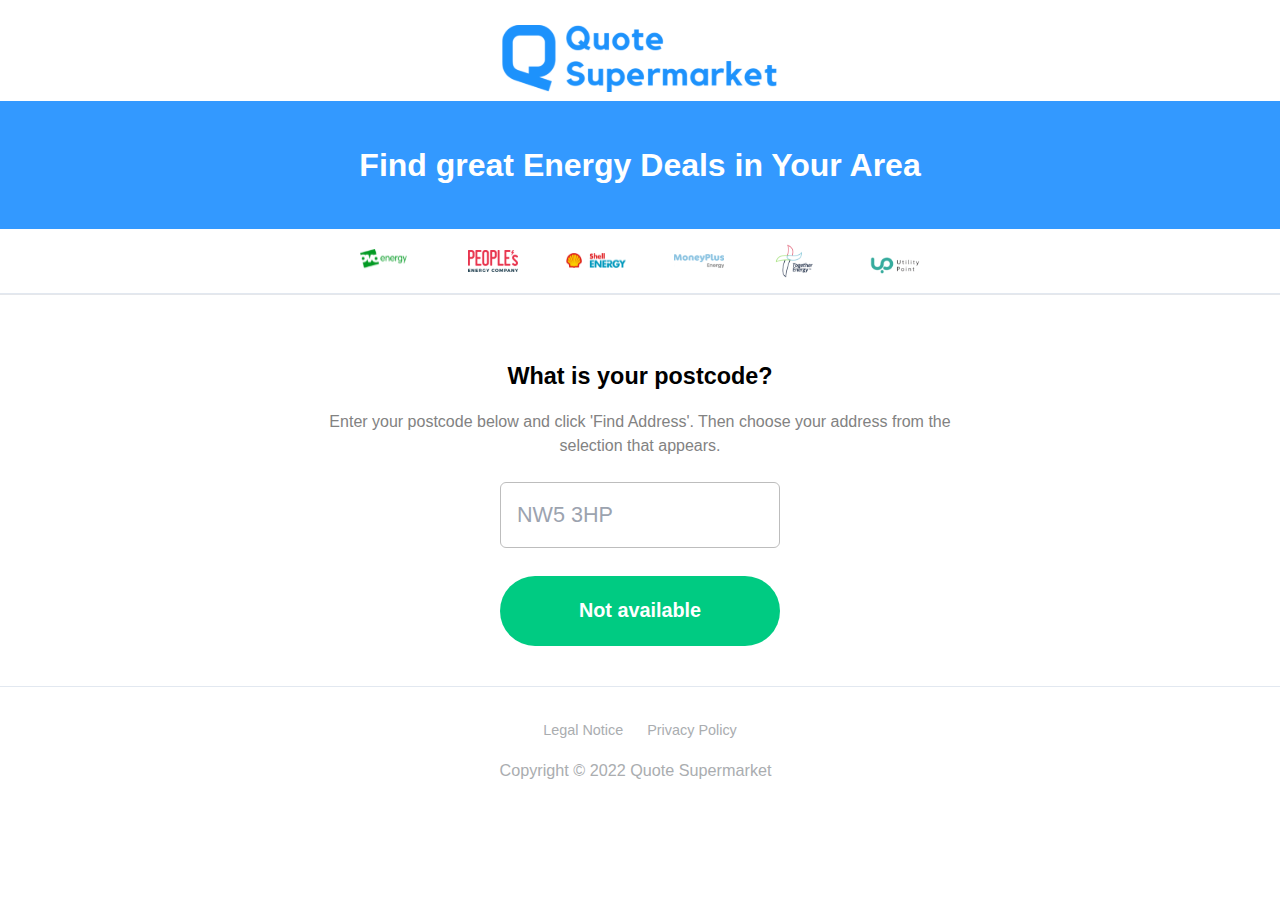
<file: index.html>
<!DOCTYPE html><html><head><meta name="viewport" content="width=device-width"/><meta charSet="utf-8"/><title>Quote Supermarket</title><meta name="title" content="Quote Supermarket"/><meta name="description" content="Quote Supermarket is a free energy comparison website that has helped over 100,000 people across the UK switch to better deals."/><link rel="apple-touch-icon" sizes="180x180" href="/apple-touch-icon.png"/><link rel="icon" type="image/png" sizes="32x32" href="/favicon//favicon-32x32.png"/><link rel="icon" type="image/png" sizes="16x16" href="/favicon/favicon-16x16.png"/><link rel="manifest" href="/site.webmanifest"/><link rel="mask-icon" href="/safari-pinned-tab.svg" color="#5bbad5"/><meta name="msapplication-TileColor" content="#da532c"/><meta name="theme-color" content="#ffffff"/><meta name="next-head-count" content="12"/><link rel="preload" href="/_next/static/css/fdd0fa8fb4e4c363.css" as="style"/><link rel="stylesheet" href="/_next/static/css/fdd0fa8fb4e4c363.css" data-n-g=""/><noscript data-n-css=""></noscript><script defer="" nomodule="" src="/_next/static/chunks/polyfills-5cd94c89d3acac5f.js"></script><script src="/_next/static/chunks/webpack-9b312e20a4e32339.js" defer=""></script><script src="/_next/static/chunks/framework-a87821de553db91d.js" defer=""></script><script src="/_next/static/chunks/main-fc7d2f0e2098927e.js" defer=""></script><script src="/_next/static/chunks/pages/_app-275b58be80d80d3c.js" defer=""></script><script src="/_next/static/chunks/424-2979bed5b87f642b.js" defer=""></script><script src="/_next/static/chunks/pages/index-e02a39b104e1aeb0.js" defer=""></script><script src="/_next/static/QQ1kw1qys6Qdzv3PhOFE4/_buildManifest.js" defer=""></script><script src="/_next/static/QQ1kw1qys6Qdzv3PhOFE4/_ssgManifest.js" defer=""></script><script src="/_next/static/QQ1kw1qys6Qdzv3PhOFE4/_middlewareManifest.js" defer=""></script></head><body><div id="__next"><div><section><div></div><div class=""><div><section><nav class="relative bg-white md:mx-auto mt-6 mb-2"><div class="flex items-center mx-6 md:mx-0 justify-center"><div class=""><a href="/"><img src="/qsm_logo.svg" alt="logo" width="300" height="40"/></a></div></div></nav></section></div><div class="bg-[#3399FF]"><div class="flex w-full justify-center items-center align-middle h-[6rem] md:h-[8rem] lg:h-[8rem] container md:mx-auto lg:mx-auto"><p class="text-white items-center text-center text-xl md:text-2xl lg:text-[32px] font-bold mx-6">Find great Energy Deals in Your Area</p></div></div><div class="hidden md:block lg:block border-slate-200 border-b"><div class="flex w-full justify-center space-x-10 h-[4rem] items-center m-auto"><span class="flex justify-center p-1 items-center align-middle"><img src="/2560px-Ovo_Energy_logo 1.svg" alt="Bbc logo" width="60" height="50"/></span><span class="flex justify-center p-1 items-center align-middle"><img src="/People&#x27;s_Energy 1.svg" alt="Bbc logo" width="50" height="27"/></span><span class="flex justify-center p-1 items-center align-middle"><img src="/kindpng_4746226 1.svg" alt="Bbc logo" width="60" height="30"/></span><span class="flex justify-center p-1 items-center align-middle"><img src="/mpe-logo 1.svg" alt="Bbc logo" width="50" height="50"/></span><span class="flex justify-center p-1 items-center align-middle"><img src="/together 1.svg" alt="Bbc logo" width="50" height="40"/></span><span class="flex justify-center p-1 items-center align-middle"><img src="/up 1.svg" alt="Bbc logo" width="50" height="50"/></span></div></div><div class=" border-b"><div class="md:hidden lg:hidden border-slate-200 mx-6"><div class="flex w-full justify-center items-center lg:space-x-8 md:space-x-6 space-x-2 align-middle h-[4rem] container lg:mx-auto"><span class="flex justify-center p-1 items-center align-middle"><img src="/2560px-Ovo_Energy_logo 1.svg" alt="Bbc logo" width="60" height="50"/></span><span class="flex justify-center p-1 items-center align-middle"><img src="/People&#x27;s_Energy 1.svg" alt="Bbc logo" width="50" height="27"/></span><span class="flex justify-center p-1 items-center align-middle"><img src="/kindpng_4746226 1.svg" alt="Bbc logo" width="60" height="30"/></span><span class="flex justify-center p-1 items-center align-middle"><img src="/mpe-logo 1.svg" alt="Bbc logo" width="50" height="50"/></span><span class="flex justify-center p-1 items-center align-middle"><img src="/together 1.svg" alt="Bbc logo" width="50" height="40"/></span><span class="flex justify-center p-1 items-center align-middle"><img src="/up 1.svg" alt="Bbc logo" width="50" height="50"/></span></div></div></div><div><div class="flex flex-col w-full items-center mt-12 md:mt-16 lg:mt-16"><p class="flex text-[23.4px] w-full md:w-1/2 lg:w-1/2 font-bold mb-4 items-center justify-center mx-6 md:mx-0 lg:mx-0">What is your postcode?</p><p class="text-center text-[#828282] w-full md:w-1/2 lg:w-1/2 mx-6 px-10 lg:px-0 md:px-0 md:mx-0 lg:mx-0">Enter your postcode below and click &#x27;Find Address&#x27;. Then choose your address from the selection that appears.</p></div><div class="flex flex-col justify-center items-center mx-6 md:mx-0 lg:mx-0 mt-6"><input type="text" placeholder="NW5 3HP" class=" w-full md:w-[280px] lg:w-[280px] p-4 border-[1px] rounded-[6px] border-[#bdbdbd] text-[21.6px] shadow-slate-300 outline-none" required=""/><button type="button" class=" .btn-34 bg-[#00cb82] search-btn mt-7 w-full md:w-[280px] lg:w-[280px] btn btn-square px-10 py-5 btn-primary text-[19.8px] font-bold text-white transition-colors duration-200 transform rounded-full focus:outline-none" data-mdb-ripple="true" data-mdb-ripple-color="light" data-mdb-ripple-centered="true" disabled="">Not available</button></div></div><div class="mt-10"><section class=" border-slate-200 border-t"><div class="flex flex-col container w-full md:mx-auto md:mt-0 lg:mt-0 md:h-[8rem] md:flex-row lg:mx-auto"><div class="mx-6 md:flex flex-col md:flex-row md:mx-0 md:w-full"><div class="flex flex-col justify-center items-center w-full"><div class="flex flex-col justify-center items-center"><div class="w-full justify-center hidden md:flex space-x-6 text-[14.4px] text-placeHol mb-4"><a class="" href="/">Legal Notice</a><a class="" href="/">Privacy Policy</a></div><div class="flex"><div class="hidden md:flex text-placeHol text-[16.2px]">Copyright © 2022 Quote Supermarket   </div></div></div></div><div class="flex justify-center mx-0 space-x-4 md:hidden mt-4 text-[1rem] text-placeHol mb-2"><a class="" href="/">Legal Notice</a><a class="" href="/">Privacy Policy</a></div><div class="md:hidden flex justify-center text-placeHol text-base mb-10"> Copyright © 2022 Quote Supermarket    </div></div></div></section></div></div></section></div></div><script id="__NEXT_DATA__" type="application/json">{"props":{"pageProps":{}},"page":"/","query":{},"buildId":"QQ1kw1qys6Qdzv3PhOFE4","nextExport":true,"autoExport":true,"isFallback":false,"scriptLoader":[]}</script></body></html>
</file>
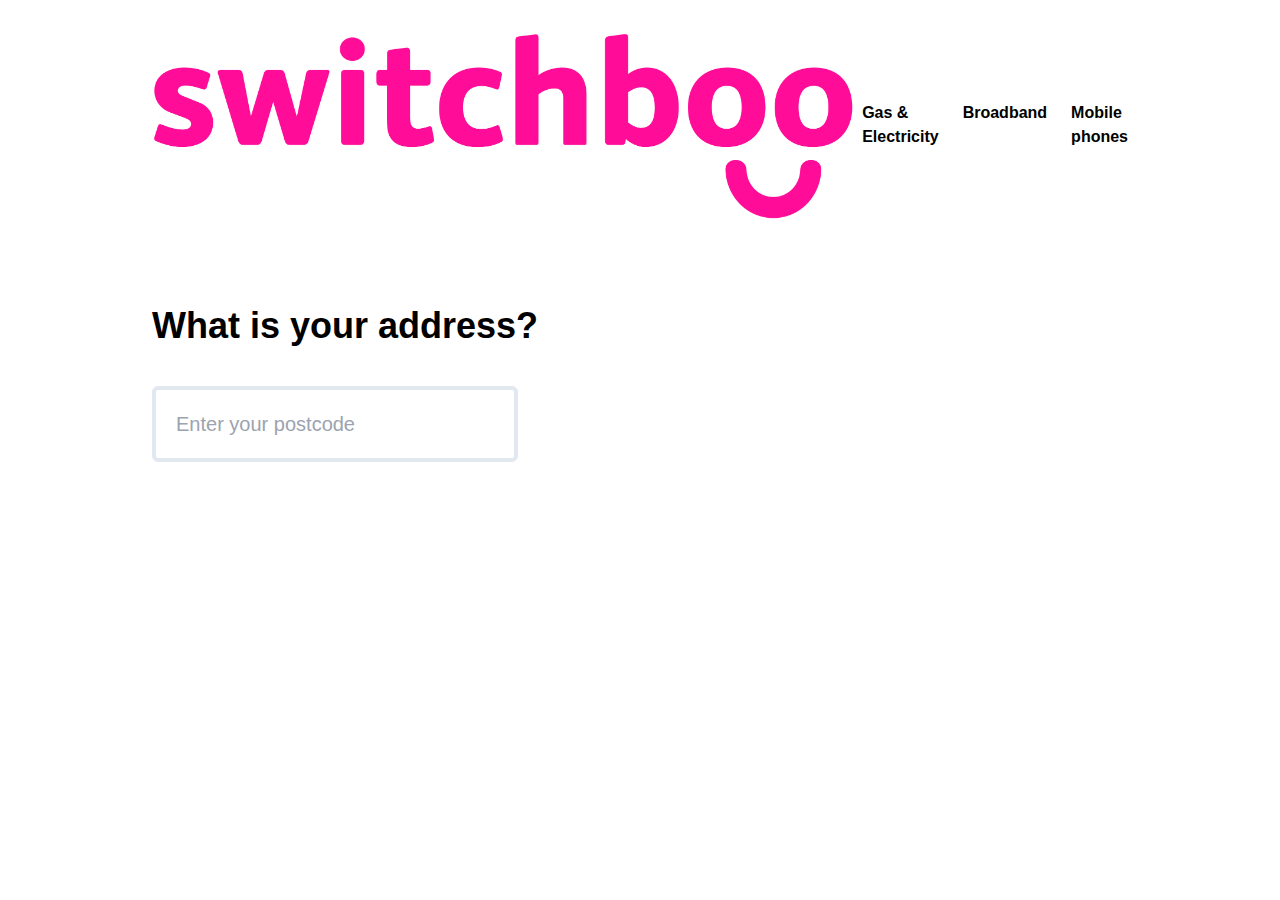
<file: search.html>
<!DOCTYPE html><html><head><meta name="viewport" content="width=device-width"/><meta charSet="utf-8"/><title>Quote Supermarket</title><meta name="title" content="Quote Supermarket"/><meta name="description" content="Quote Supermarket is a free energy comparison website that has helped over 100,000 people across the UK switch to better deals."/><link rel="apple-touch-icon" sizes="180x180" href="/apple-touch-icon.png"/><link rel="icon" type="image/png" sizes="32x32" href="/favicon//favicon-32x32.png"/><link rel="icon" type="image/png" sizes="16x16" href="/favicon/favicon-16x16.png"/><link rel="manifest" href="/site.webmanifest"/><link rel="mask-icon" href="/safari-pinned-tab.svg" color="#5bbad5"/><meta name="msapplication-TileColor" content="#da532c"/><meta name="theme-color" content="#ffffff"/><meta name="next-head-count" content="12"/><link rel="preload" href="/_next/static/css/fdd0fa8fb4e4c363.css" as="style"/><link rel="stylesheet" href="/_next/static/css/fdd0fa8fb4e4c363.css" data-n-g=""/><noscript data-n-css=""></noscript><script defer="" nomodule="" src="/_next/static/chunks/polyfills-5cd94c89d3acac5f.js"></script><script src="/_next/static/chunks/webpack-9b312e20a4e32339.js" defer=""></script><script src="/_next/static/chunks/framework-a87821de553db91d.js" defer=""></script><script src="/_next/static/chunks/main-fc7d2f0e2098927e.js" defer=""></script><script src="/_next/static/chunks/pages/_app-275b58be80d80d3c.js" defer=""></script><script src="/_next/static/chunks/424-2979bed5b87f642b.js" defer=""></script><script src="/_next/static/chunks/pages/search-a58950ac2905fa16.js" defer=""></script><script src="/_next/static/QQ1kw1qys6Qdzv3PhOFE4/_buildManifest.js" defer=""></script><script src="/_next/static/QQ1kw1qys6Qdzv3PhOFE4/_ssgManifest.js" defer=""></script><script src="/_next/static/QQ1kw1qys6Qdzv3PhOFE4/_middlewareManifest.js" defer=""></script></head><body><div id="__next"><div><section><div><section><nav class="relative container md:mx-auto pt-6"><div class="flex items-center mx-6 lg:mx-0 md:mx-6 justify-between"><div class="pt-2"><a href="/"><img src="/switchboo_pink.png" alt="logo"/></a></div><div class="hidden font-semibold md:flex space-x-6 text-[1rem]"><a class="hover:text-[#ff0a9a] text-Main" href="/">Gas &amp; Electricity</a><a class="hover:text-[#ff0a9a] text-Main" href="/">Broadband</a><a class="hover:text-[#ff0a9a] text-Main" href="/">Mobile phones</a></div><button id="menubtn" class="block  hamburger md:hidden focus:outline-none"><span class="hamburger-top"></span><span class="hamburger-middle"></span><span class="hamburger-bottom"></span></button></div></nav></section></div><div class="flex flex-col md:flex-row container md:mx-auto justify-between h-auto"><div class="md:w-1/2 mt-20 mx-6 md:mx-0"><form><div class=" mb-10"><p class="text-4xl font-bold">What is your address?</p></div><div class=" md:w-3/4 font-bold"><input type="text" class="w-full p-5 border-[4px] rounded-[6px] border-slate-200 text-xl focus:border-[#ff0a9a] outline-none" placeholder="Enter your postcode"/></div></form></div><div class="flex md:w-1/2 justify-end h-full mt-20 mx-6 md:mx-0"></div></div></section></div></div><script id="__NEXT_DATA__" type="application/json">{"props":{"pageProps":{}},"page":"/search","query":{},"buildId":"QQ1kw1qys6Qdzv3PhOFE4","nextExport":true,"autoExport":true,"isFallback":false,"scriptLoader":[]}</script></body></html>
</file>
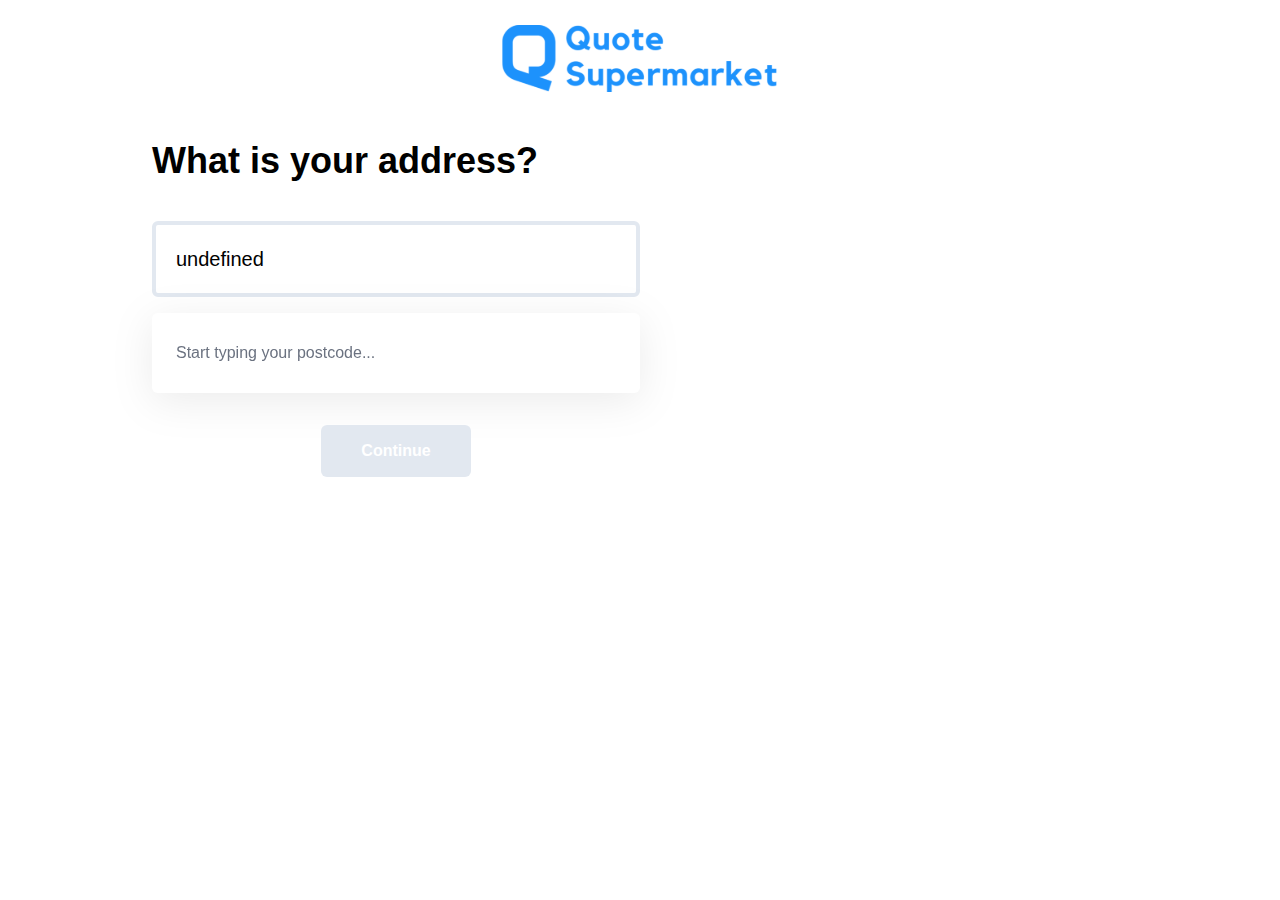
<file: search/address.html>
<!DOCTYPE html><html><head><meta name="viewport" content="width=device-width"/><meta charSet="utf-8"/><title>Quote Supermarket</title><meta name="title" content="Quote Supermarket"/><meta name="description" content="Quote Supermarket is a free energy comparison website that has helped over 100,000 people across the UK switch to better deals."/><link rel="apple-touch-icon" sizes="180x180" href="/apple-touch-icon.png"/><link rel="icon" type="image/png" sizes="32x32" href="/favicon//favicon-32x32.png"/><link rel="icon" type="image/png" sizes="16x16" href="/favicon/favicon-16x16.png"/><link rel="manifest" href="/site.webmanifest"/><link rel="mask-icon" href="/safari-pinned-tab.svg" color="#5bbad5"/><meta name="msapplication-TileColor" content="#da532c"/><meta name="theme-color" content="#ffffff"/><meta name="next-head-count" content="12"/><link rel="preload" href="/_next/static/css/fdd0fa8fb4e4c363.css" as="style"/><link rel="stylesheet" href="/_next/static/css/fdd0fa8fb4e4c363.css" data-n-g=""/><noscript data-n-css=""></noscript><script defer="" nomodule="" src="/_next/static/chunks/polyfills-5cd94c89d3acac5f.js"></script><script src="/_next/static/chunks/webpack-9b312e20a4e32339.js" defer=""></script><script src="/_next/static/chunks/framework-a87821de553db91d.js" defer=""></script><script src="/_next/static/chunks/main-fc7d2f0e2098927e.js" defer=""></script><script src="/_next/static/chunks/pages/_app-275b58be80d80d3c.js" defer=""></script><script src="/_next/static/chunks/424-2979bed5b87f642b.js" defer=""></script><script src="/_next/static/chunks/145-02a389c36d0eca82.js" defer=""></script><script src="/_next/static/chunks/pages/search/address-9d7a4c8e580bc04c.js" defer=""></script><script src="/_next/static/QQ1kw1qys6Qdzv3PhOFE4/_buildManifest.js" defer=""></script><script src="/_next/static/QQ1kw1qys6Qdzv3PhOFE4/_ssgManifest.js" defer=""></script><script src="/_next/static/QQ1kw1qys6Qdzv3PhOFE4/_middlewareManifest.js" defer=""></script></head><body><div id="__next"><div><section><div><section><nav class="relative bg-white md:mx-auto mt-6 mb-2"><div class="flex items-center mx-6 md:mx-0 justify-center"><div class=""><a href="/"><img src="/qsm_logo.svg" alt="logo" width="300" height="40"/></a></div></div></nav></section></div><div class="flex flex-col md:flex-row container md:mx-auto justify-between"><div class="md:w-1/2 mt-10 mx-6 md:mx-0"><div class=""><div class=" mb-10"><p class="text-4xl font-bold">What is your address?</p></div><div class=" mt-8 text-center"><div class="mx-6 md:mx-0"><input type="text" placeholder="Enter your postcode" class=" w-full p-5 border-[4px] rounded-[6px] border-slate-200 text-xl focus:border-[#ff0a9a] outline-none" required="" value="undefined"/></div><div class=" inset-x-0 py-3 mx-6 md:mx-auto mt-4 overflow-y-auto bg-white border-gray-200 rounded-[6px] max-h-64 drop-shadow-[0_8px_20px_rgba(0,0,0,0.08)]"><div class="flex items-center justify-center align-center py-8">Loading </div></div><div class="flex justify-center"><button type="button" class="bg-slate-200 mt-8 py-3.5 px-10 text-md font-bold text-white transition-colors duration-200 transform rounded-[6px] focus:outline-none disabled:text-white" disabled="">Continue</button></div></div></div></div></div></section></div></div><script id="__NEXT_DATA__" type="application/json">{"props":{"pageProps":{}},"page":"/search/address","query":{},"buildId":"QQ1kw1qys6Qdzv3PhOFE4","nextExport":true,"autoExport":true,"isFallback":false,"scriptLoader":[]}</script></body></html>
</file>
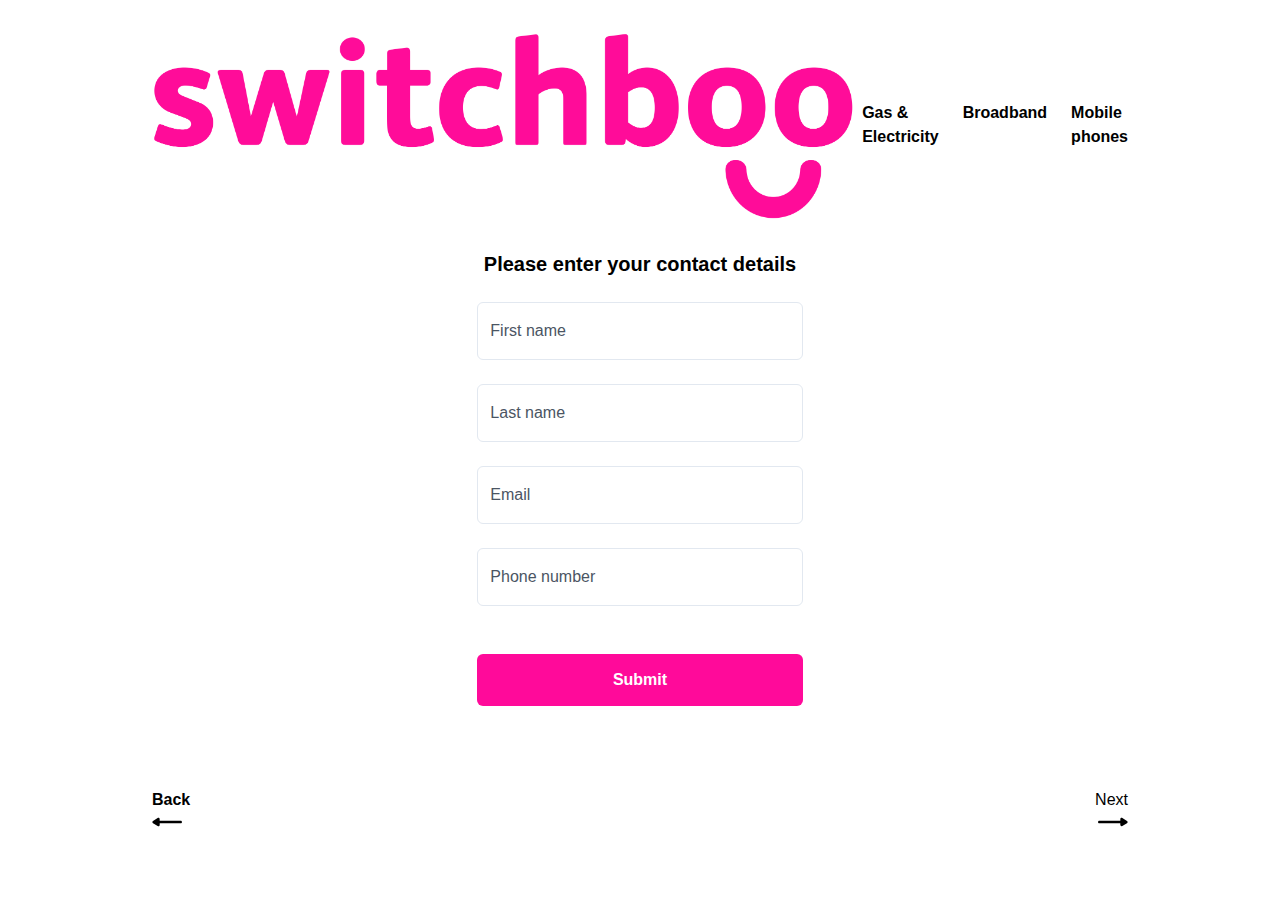
<file: search/details.html>
<!DOCTYPE html><html><head><meta name="viewport" content="width=device-width"/><meta charSet="utf-8"/><title>Quote Supermarket</title><meta name="title" content="Quote Supermarket"/><meta name="description" content="Quote Supermarket is a free energy comparison website that has helped over 100,000 people across the UK switch to better deals."/><link rel="apple-touch-icon" sizes="180x180" href="/apple-touch-icon.png"/><link rel="icon" type="image/png" sizes="32x32" href="/favicon//favicon-32x32.png"/><link rel="icon" type="image/png" sizes="16x16" href="/favicon/favicon-16x16.png"/><link rel="manifest" href="/site.webmanifest"/><link rel="mask-icon" href="/safari-pinned-tab.svg" color="#5bbad5"/><meta name="msapplication-TileColor" content="#da532c"/><meta name="theme-color" content="#ffffff"/><meta name="next-head-count" content="12"/><link rel="preload" href="/_next/static/css/fdd0fa8fb4e4c363.css" as="style"/><link rel="stylesheet" href="/_next/static/css/fdd0fa8fb4e4c363.css" data-n-g=""/><noscript data-n-css=""></noscript><script defer="" nomodule="" src="/_next/static/chunks/polyfills-5cd94c89d3acac5f.js"></script><script src="/_next/static/chunks/webpack-9b312e20a4e32339.js" defer=""></script><script src="/_next/static/chunks/framework-a87821de553db91d.js" defer=""></script><script src="/_next/static/chunks/main-fc7d2f0e2098927e.js" defer=""></script><script src="/_next/static/chunks/pages/_app-275b58be80d80d3c.js" defer=""></script><script src="/_next/static/chunks/424-2979bed5b87f642b.js" defer=""></script><script src="/_next/static/chunks/pages/search/details-4c35d612f2f62e23.js" defer=""></script><script src="/_next/static/QQ1kw1qys6Qdzv3PhOFE4/_buildManifest.js" defer=""></script><script src="/_next/static/QQ1kw1qys6Qdzv3PhOFE4/_ssgManifest.js" defer=""></script><script src="/_next/static/QQ1kw1qys6Qdzv3PhOFE4/_middlewareManifest.js" defer=""></script></head><body><div id="__next"><div><section><div><section><nav class="relative container md:mx-auto pt-6"><div class="flex items-center mx-6 lg:mx-0 md:mx-6 justify-between"><div class="pt-2"><a href="/"><img src="/switchboo_pink.png" alt="logo"/></a></div><div class="hidden font-semibold md:flex space-x-6 text-[1rem]"><a class="hover:text-[#ff0a9a] text-Main" href="/">Gas &amp; Electricity</a><a class="hover:text-[#ff0a9a] text-Main" href="/">Broadband</a><a class="hover:text-[#ff0a9a] text-Main" href="/">Mobile phones</a></div><button id="menubtn" class="block  hamburger md:hidden focus:outline-none"><span class="hamburger-top"></span><span class="hamburger-middle"></span><span class="hamburger-bottom"></span></button></div></nav></section></div><div class="flex flex-col container md:mx-auto justify-between items-center h-auto"><div class="flex flex-col items-center mt-6"><p class="text-xl font-bold mb-6 ">Please enter your contact details</p></div><div class="form-floating mb-6 w-1/3"><input type="text" class="form-control
                    w-full
                    px-3
                    py-[13px]
                    text-base
                    font-normal
                  text-gray-700
                  bg-white bg-clip-padding
                    border-[1px] border-slate-200
                    rounded-[6px]
                    transition
                    ease-in-out
                    m-0
                  
                    focus:outline-none focus:border-green-300 focus:ring-0" id="floatingInput" placeholder="Account name"/><label for="floatingInput" class="text-gray-600">First name</label></div><div class="form-floating mb-6 w-1/3"><input type="text" class="form-control
                    w-full
                    px-3
                    py-[13px]
                    text-base
                    font-normal
                  text-gray-700
                  bg-white bg-clip-padding
                    border-[1px] border-slate-200
                    rounded-[6px]
                    transition
                    ease-in-out
                    m-0
                  
                    focus:outline-none focus:border-green-300 focus:ring-0" id="floatingInput" placeholder="Account name"/><label for="floatingInput" class="text-gray-600">Last name</label></div><div class="form-floating mb-6 w-1/3"><input type="text" class="form-control
                    w-full
                    px-3
                    py-[13px]
                    text-base
                    font-normal
                  text-gray-700
                  bg-white bg-clip-padding
                    border-[1px] border-slate-200
                    rounded-[6px]
                    transition
                    ease-in-out
                    m-0
                  
                    focus:outline-none focus:border-green-300 focus:ring-0" id="floatingInput" placeholder="Account name"/><label for="floatingInput" class="text-gray-600">Email</label></div><div class="form-floating mb-6 w-1/3"><input type="text" class="form-control
                    w-full
                    px-3
                    py-[13px]
                    text-base
                    font-normal
                  text-gray-700
                  bg-white bg-clip-padding
                    border-[1px] border-slate-200
                    rounded-[6px]
                    transition
                    ease-in-out
                    m-0
                  
                    focus:outline-none focus:border-green-300 focus:ring-0" id="floatingInput" placeholder="Account name"/><label for="floatingInput" class="text-gray-600">Phone number</label></div><div></div><button type="button" class=" .btn-34 bg-[#ff0a9a] search-btn mt-6 w-1/3 btn btn-square px-10 py-3.5 btn-primary text-md font-bold text-white transition-colors duration-200 transform rounded-[6px] focus:outline-none" data-mdb-ripple="true" data-mdb-ripple-color="light" data-mdb-ripple-centered="true">Submit</button></div><div><section class=""><div class="flex flex-col container md:mx-auto mt-10 md:h-[8rem] md:flex-row lg:mx-auto"><div class="mx-6 md:flex flex-col md:flex-row md:mx-0 md:justify-between md:w-full"><div class="flex items-center w-full justify-between"><div class="flex flex-col"><button><a class="hidden md:flex text-placeHol text-base font-semibold text-black">Back </a></button><svg width="30" height="20" viewBox="0 0 68 20" fill="none" xmlns="http://www.w3.org/2000/svg"><path fill-rule="evenodd" clip-rule="evenodd" d="M2.25675 7.58161C0.356336 8.76377 0.37278 11.5354 2.28708 12.695L12.907 19.1276C14.9131 20.3428 17.4751 18.8893 17.4612 16.5438L17.4402 13.0002H65.0001C66.6569 13.0002 68.0001 11.6571 68.0001 10.0002C68.0001 8.34338 66.6569 7.00024 65.0001 7.00024H17.4046L17.3841 3.55295C17.3702 1.20752 14.7912 -0.215491 12.7996 1.02339L2.25675 7.58161Z" fill="black"></path></svg></div><div class=""><div class="hidden font-semibold md:flex md:flex-col text-[1rem] text-black md:items-end"><button><a class="hover:text-MainGreen">Next</a></button><svg width="30" height="20" viewBox="0 0 68 19" fill="none" xmlns="http://www.w3.org/2000/svg"><path fill-rule="evenodd" clip-rule="evenodd" d="M65.7433 7.01555C67.6437 8.19771 67.6273 10.9694 65.713 12.1289L55.093 18.5616C53.0869 19.7767 50.5249 18.3232 50.5388 15.9778L50.5599 12.4342H2.99997C1.34311 12.4342 -3.36052e-05 11.091 -3.36052e-05 9.43418C-3.36052e-05 7.77733 1.34311 6.43418 2.99996 6.43418H50.5955L50.6159 2.98689C50.6298 0.641459 53.2089 -0.78155 55.2005 0.457326L65.7433 7.01555Z" fill="black"></path></svg></div></div></div><div class="md:hidden flex mt-4 text-placeHol text-base mb-10 text-white">Back</div><div class="flex mx-0 space-y-2 gap-0 flex-col md:hidden mt-4 md:space-x-6 text-[1rem] text-white mb-10"><a class="hover:text-MainGreen" href="/">Next</a></div></div></div></section></div></section></div></div><script id="__NEXT_DATA__" type="application/json">{"props":{"pageProps":{}},"page":"/search/details","query":{},"buildId":"QQ1kw1qys6Qdzv3PhOFE4","nextExport":true,"autoExport":true,"isFallback":false,"scriptLoader":[]}</script></body></html>
</file>
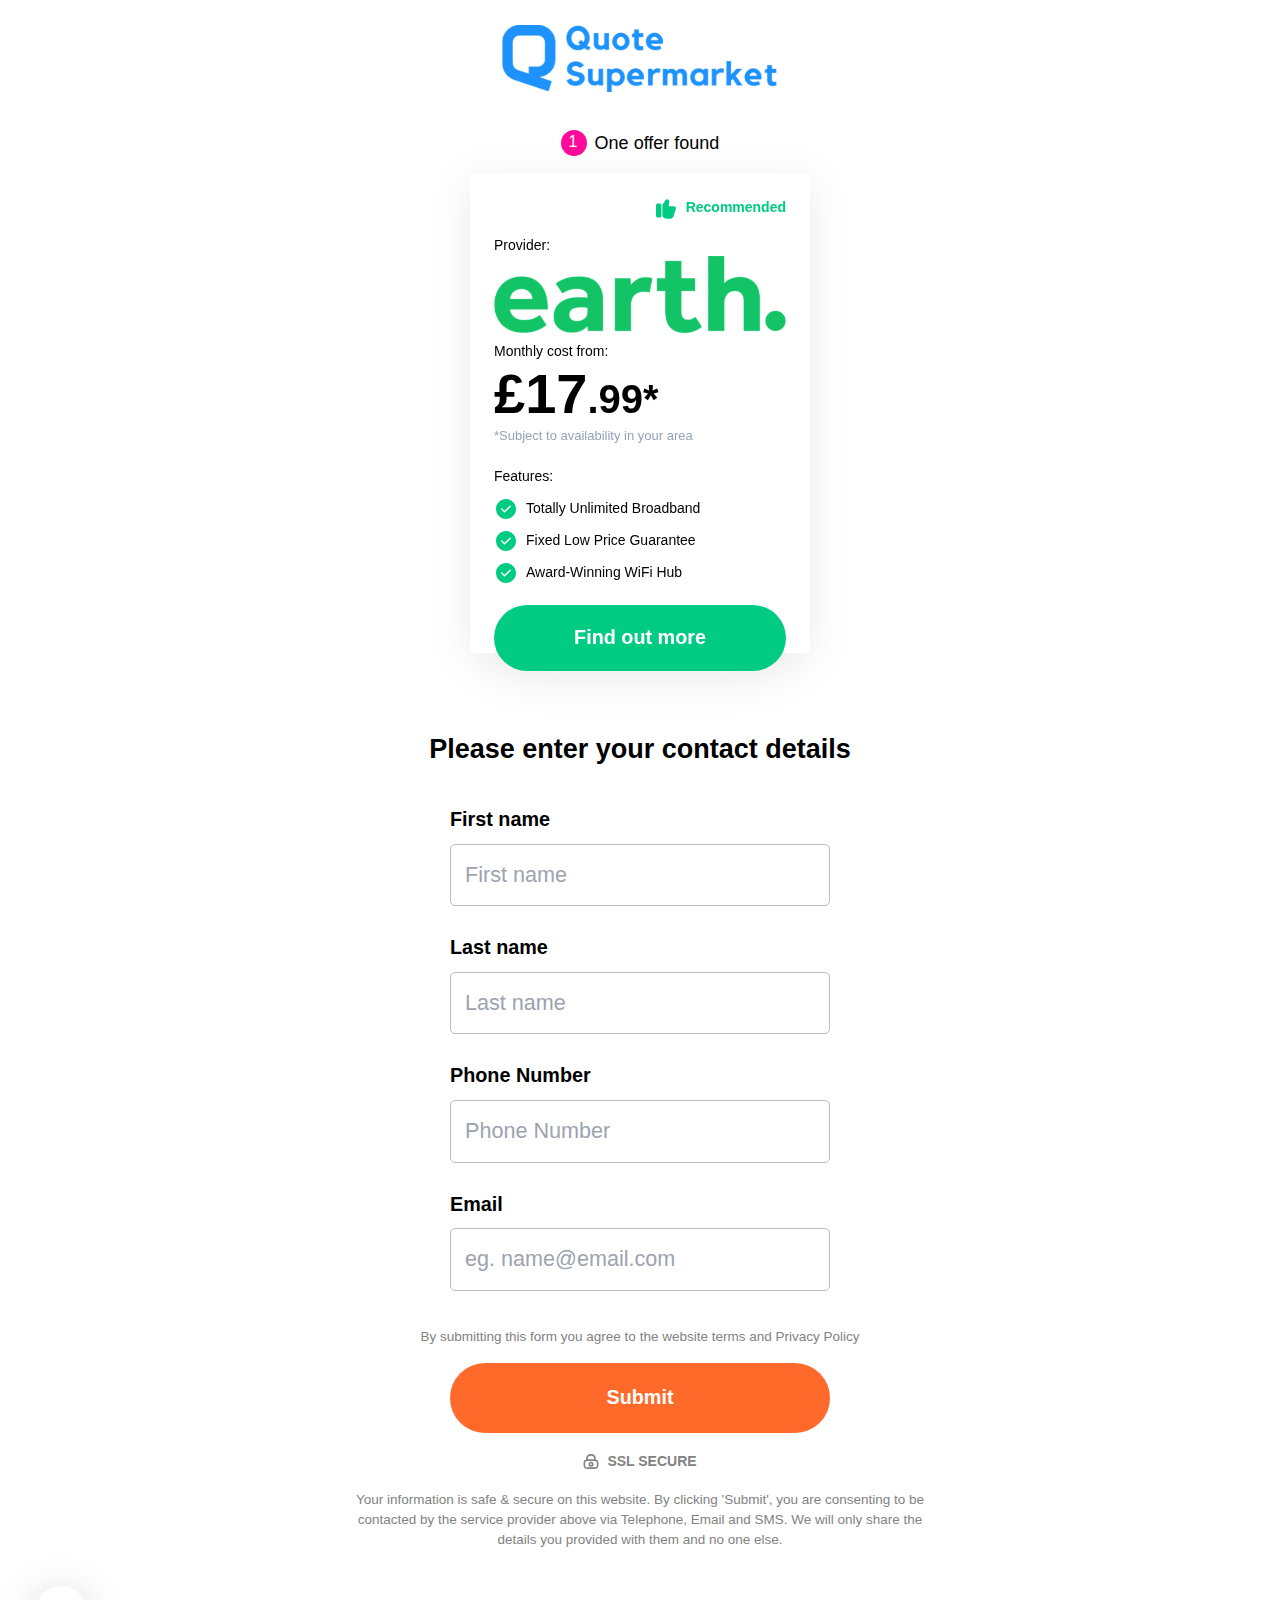
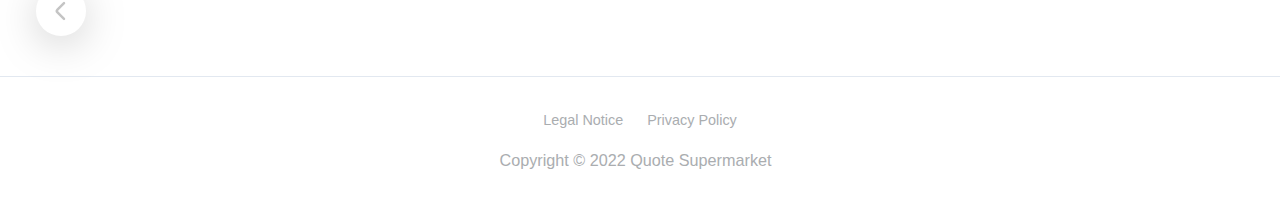
<file: search/plan.html>
<!DOCTYPE html><html><head><meta name="viewport" content="width=device-width"/><meta charSet="utf-8"/><title>Quote Supermarket</title><meta name="title" content="Quote Supermarket"/><meta name="description" content="Quote Supermarket is a free energy comparison website that has helped over 100,000 people across the UK switch to better deals."/><link rel="apple-touch-icon" sizes="180x180" href="/apple-touch-icon.png"/><link rel="icon" type="image/png" sizes="32x32" href="/favicon//favicon-32x32.png"/><link rel="icon" type="image/png" sizes="16x16" href="/favicon/favicon-16x16.png"/><link rel="manifest" href="/site.webmanifest"/><link rel="mask-icon" href="/safari-pinned-tab.svg" color="#5bbad5"/><meta name="msapplication-TileColor" content="#da532c"/><meta name="theme-color" content="#ffffff"/><meta name="next-head-count" content="12"/><link rel="preload" href="/_next/static/css/fdd0fa8fb4e4c363.css" as="style"/><link rel="stylesheet" href="/_next/static/css/fdd0fa8fb4e4c363.css" data-n-g=""/><noscript data-n-css=""></noscript><script defer="" nomodule="" src="/_next/static/chunks/polyfills-5cd94c89d3acac5f.js"></script><script src="/_next/static/chunks/webpack-9b312e20a4e32339.js" defer=""></script><script src="/_next/static/chunks/framework-a87821de553db91d.js" defer=""></script><script src="/_next/static/chunks/main-fc7d2f0e2098927e.js" defer=""></script><script src="/_next/static/chunks/pages/_app-275b58be80d80d3c.js" defer=""></script><script src="/_next/static/chunks/424-2979bed5b87f642b.js" defer=""></script><script src="/_next/static/chunks/pages/search/plan-f6ea1510193c5953.js" defer=""></script><script src="/_next/static/QQ1kw1qys6Qdzv3PhOFE4/_buildManifest.js" defer=""></script><script src="/_next/static/QQ1kw1qys6Qdzv3PhOFE4/_ssgManifest.js" defer=""></script><script src="/_next/static/QQ1kw1qys6Qdzv3PhOFE4/_middlewareManifest.js" defer=""></script></head><body><div id="__next"><div><section><div><section><nav class="relative bg-white md:mx-auto mt-6 mb-2"><div class="flex items-center mx-6 md:mx-0 justify-center"><div class=""><a href="/"><img src="/qsm_logo.svg" alt="logo" width="300" height="40"/></a></div></div></nav></section></div><div class="flex flex-col md:mx-auto justify-between items-center h-full"><div class="flex w-full justify-center gap-2 md:w-4/5 lg:w-4/5 mt-5 "><div class="mx-6 md:mx-0 lg:mx-0 w-full md:w-[340px] lg:w-[340px]"><div class="flex justify-center items-center w-full mt-2 "><div class="flex align-middle items-center space-x-2 "><span class=" text-white w-[26px] h-[26px] rounded-full bg-MainPink pl-2 items-center">1</span><span class="mx-6 text-lg lg:mx-0">One offer found</span></div></div><div class="flex flex-col mt-4 p-6 w-full bg-white h-[30rem] rounded-[5px] drop-shadow-[0_8px_20px_rgba(0,0,0,0.08)] lg:mx-0 mb-10"><div class="flex w-full justify-end align-middle space-x-2 mb-[6px]"><span><img src="/like.svg" alt="thumbs up"/></span><p class="text-[14px] font-semibold text-[#00cb82]"> Recommended</p></div><div class="my-2"><h3 class="text-[14px] text_MainBlack"> Provider:</h3><span><img src="/Earth.svg" alt="talktalk logo"/></span></div><div><h3 class="text-[14px] text_MainBlack mb-[-10px]">Monthly cost from:</h3><div><span class="text-[56px] font-semibold">£17</span><span class="text-[40px] font-semibold">.99*</span></div></div><div class="text-[13px] text-slate-400 mb-[20px] mt-[-10px]">*Subject to availability in your area</div><div class="text-[14px]">Features:</div><div class="flex items-center mt-[10px]"><img src="/tick-circle.svg" alt="ticked checkbox" class="img"/><h3 class="ml-2 text-[14px] "> Totally Unlimited Broadband</h3></div><div class="flex items-center mt-[0.5rem]"><img src="/tick-circle.svg" alt="ticked checkbox" class="img"/><h3 class="ml-2 text-[14px] "> Fixed Low Price Guarantee </h3></div><div class="flex items-center mt-[0.5rem]"><img src="/tick-circle.svg" alt="ticked checkbox" class="img"/><h3 class="ml-2 text-[14px] "> Award-Winning WiFi Hub </h3></div><div class="flex flex-col items-center mt-5"><button class="bg-[#00cb82] font-semibold text-white w-full p-[18.5px] rounded-full text-[19.8px]"> <!-- -->Find out more<!-- --></button></div></div></div></div></div><div class="flex flex-col justify-center items-center mx-6 md:mx-0 lg:mx-0 mt-9"><div><p class="text-[27px] font-bold mb-9">Please enter your contact details</p></div><div class="w-full md:w-auto lg:w-auto"><p class="mb-[9px] font-semibold text-[19.8px]">First name</p><input type="text" placeholder="First name" class=" w-full mb-[27px] md:w-[380px] lg:w-[380px] p-[14px] border-[1px] rounded-[5px] border-[#bdbdbd] text-[21.6px] shadow-slate-300 outline-none" required=""/></div><div class="w-full md:w-auto lg:w-auto"><p class="mb-[9px] font-semibold text-[19.8px]">Last name</p><input type="text" placeholder="Last name" class=" w-full mb-[27px] md:w-[380px] lg:w-[380px] p-[14px] border-[1px] rounded-[5px] border-[#bdbdbd] text-[21.6px] shadow-slate-300 outline-none" required=""/></div><div class="w-full md:w-auto lg:w-auto"><p class="mb-[9px] font-semibold text-[19.8px]">Phone Number</p><input type="text" placeholder="Phone Number" class=" w-full mb-[27px] md:w-[380px] lg:w-[380px] p-[14px] border-[1px] rounded-[5px] border-[#bdbdbd] text-[21.6px] shadow-slate-300 outline-none" required=""/></div><div class="w-full md:w-auto lg:w-auto"><p class="mb-[9px] font-semibold text-[19.8px]">Email</p><input type="text" placeholder="eg. name@email.com" class=" w-full mb-[36px] md:w-[380px] lg:w-[380px] p-[14px] border-[1px] rounded-[5px] border-[#bdbdbd] text-[21.6px] shadow-slate-300 outline-none" required=""/></div><div><p class="text-[13.5px] text-[#828282] text-center">By submitting this form you agree to the website terms and Privacy Policy</p></div><button type="button" class=" bg-[#ff6a2b] search-btn mt-4 mb-[18px] w-full md:w-[380px] lg:w-[380px] btn btn-square p-[20px] btn-primary text-[19.8px] font-bold text-white transition-colors duration-200 transform rounded-full focus:outline-none" data-mdb-ripple="true" data-mdb-ripple-color="light" data-mdb-ripple-centered="true">Submit</button><div class="flex justify-center align-middle space-x-2 mb-[18px]"><span class="flex align-middle"><img src="/lock.svg" width="16" height="16" alt="lock icon"/></span><span class="text-[14px] font-semibold text-[#828282]">SSL SECURE</span></div><div class="md:w-4/5 lg:w-3/5 text-center lg:px-24 md:px-10 text-[13.5px] text-[#828282]"><p>Your information is safe &amp; secure on this website. By clicking &#x27;Submit&#x27;, you are consenting to be contacted by the service provider above via Telephone, Email and SMS. We will only share the details you provided with them and no one else.</p></div></div><div class="flex space-x-2 justify-between items-center mt-[36px] lg:ml-[36px] md:mx-6 mx-6 mb-10"><div><button type="button" class="flex justify-center items-center rounded-full bg-white text-white leading-normal uppercase drop-shadow-[0_8px_20px_rgba(0,0,0,0.18)] hover:shadow-lg focus:shadow-lg focus:outline-none focus:ring-0 active:bg-[#77d103] active:shadow-lg transition duration-150 ease-in-out w-[50px] h-[50px]"><svg width="24" height="24" viewBox="0 0 24 24" fill="none" xmlns="http://www.w3.org/2000/svg"><path d="M15 19.9201L8.47997 13.4001C7.70997 12.6301 7.70997 11.3701 8.47997 10.6001L15 4.08008" stroke="#c4c4c4" stroke-width="2.5" stroke-miterlimit="10" stroke-linecap="round" stroke-linejoin="round"></path></svg></button></div></div><div><section class=" border-slate-200 border-t"><div class="flex flex-col container w-full md:mx-auto md:mt-0 lg:mt-0 md:h-[8rem] md:flex-row lg:mx-auto"><div class="mx-6 md:flex flex-col md:flex-row md:mx-0 md:w-full"><div class="flex flex-col justify-center items-center w-full"><div class="flex flex-col justify-center items-center"><div class="w-full justify-center hidden md:flex space-x-6 text-[14.4px] text-placeHol mb-4"><a class="" href="/">Legal Notice</a><a class="" href="/">Privacy Policy</a></div><div class="flex"><div class="hidden md:flex text-placeHol text-[16.2px]">Copyright © 2022 Quote Supermarket   </div></div></div></div><div class="flex justify-center mx-0 space-x-4 md:hidden mt-4 text-[1rem] text-placeHol mb-2"><a class="" href="/">Legal Notice</a><a class="" href="/">Privacy Policy</a></div><div class="md:hidden flex justify-center text-placeHol text-base mb-10"> Copyright © 2022 Quote Supermarket    </div></div></div></section></div></section></div></div><script id="__NEXT_DATA__" type="application/json">{"props":{"pageProps":{}},"page":"/search/plan","query":{},"buildId":"QQ1kw1qys6Qdzv3PhOFE4","nextExport":true,"autoExport":true,"isFallback":false,"scriptLoader":[]}</script></body></html>
</file>
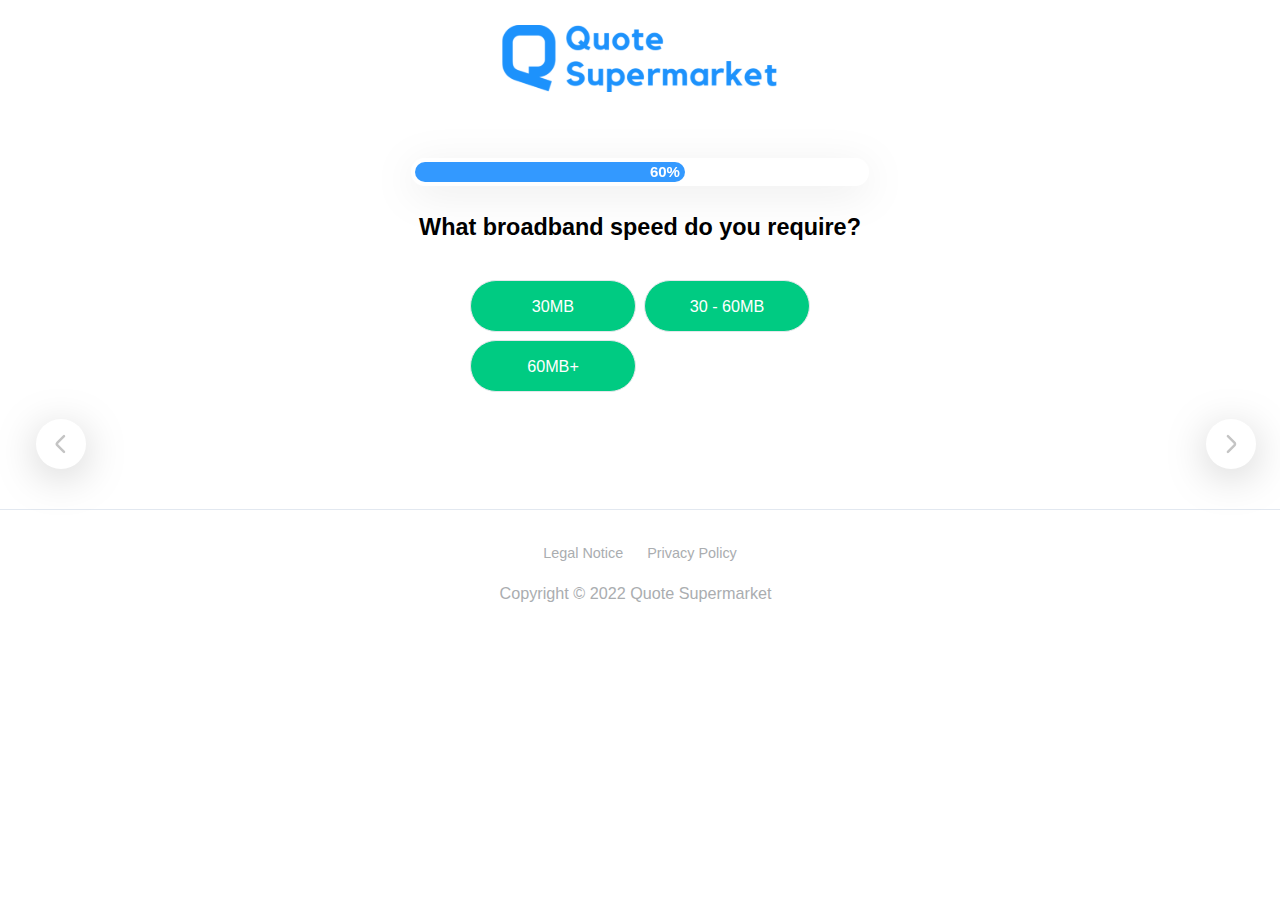
<file: search/planspeed.html>
<!DOCTYPE html><html><head><meta name="viewport" content="width=device-width"/><meta charSet="utf-8"/><title>Quote Supermarket</title><meta name="title" content="Quote Supermarket"/><meta name="description" content="Quote Supermarket is a free energy comparison website that has helped over 100,000 people across the UK switch to better deals."/><link rel="apple-touch-icon" sizes="180x180" href="/apple-touch-icon.png"/><link rel="icon" type="image/png" sizes="32x32" href="/favicon//favicon-32x32.png"/><link rel="icon" type="image/png" sizes="16x16" href="/favicon/favicon-16x16.png"/><link rel="manifest" href="/site.webmanifest"/><link rel="mask-icon" href="/safari-pinned-tab.svg" color="#5bbad5"/><meta name="msapplication-TileColor" content="#da532c"/><meta name="theme-color" content="#ffffff"/><meta name="next-head-count" content="12"/><link rel="preload" href="/_next/static/css/fdd0fa8fb4e4c363.css" as="style"/><link rel="stylesheet" href="/_next/static/css/fdd0fa8fb4e4c363.css" data-n-g=""/><noscript data-n-css=""></noscript><script defer="" nomodule="" src="/_next/static/chunks/polyfills-5cd94c89d3acac5f.js"></script><script src="/_next/static/chunks/webpack-9b312e20a4e32339.js" defer=""></script><script src="/_next/static/chunks/framework-a87821de553db91d.js" defer=""></script><script src="/_next/static/chunks/main-fc7d2f0e2098927e.js" defer=""></script><script src="/_next/static/chunks/pages/_app-275b58be80d80d3c.js" defer=""></script><script src="/_next/static/chunks/424-2979bed5b87f642b.js" defer=""></script><script src="/_next/static/chunks/513-f8b48037ac0da2e0.js" defer=""></script><script src="/_next/static/chunks/pages/search/planspeed-b0b6c10999b248db.js" defer=""></script><script src="/_next/static/QQ1kw1qys6Qdzv3PhOFE4/_buildManifest.js" defer=""></script><script src="/_next/static/QQ1kw1qys6Qdzv3PhOFE4/_ssgManifest.js" defer=""></script><script src="/_next/static/QQ1kw1qys6Qdzv3PhOFE4/_middlewareManifest.js" defer=""></script></head><body><div id="__next"><div><section><div><section><nav class="relative bg-white md:mx-auto mt-6 mb-2"><div class="flex items-center mx-6 md:mx-0 justify-center"><div class=""><a href="/"><img src="/qsm_logo.svg" alt="logo" width="300" height="40"/></a></div></div></nav></section></div><div class="flex flex-col container md:mx-auto justify-between items-center h-auto"><div class="w-full lg:w-3/5 lg:px-10 md:w-4/5 md:px-10 bg-white"><div class=" mx-6 rounded-full lg:mt-[57px] mt-6 md:mt-[57px] bg-white"><div class="font-medium text-[14px] bg-white text-blue-100 text-right p-1 leading-none rounded-full lg:w-auto md:w-[180px] w-[130px] drop-shadow-[0_8px_20px_rgba(0,0,0,0.08)]" dir="ltr" role="progressbar" aria-valuenow="60" aria-valuemin="0" aria-valuemax="100" aria-valuetext="60%"><div style="height:20px;background:white;border-radius:50px;width:100%"><div style="height:20px;width:0%;background:#3399FF;transition:width 1s ease-in-out;border-radius:inherit;display:flex;align-items:center;justify-content:flex-end"><span style="padding:5px;color:#fff;font-weight:bold;font-size:15px;display:initial">60%</span></div></div></div></div></div><div class="flex flex-col mx-6 items-center mt-6"><p class="text-[23.4px] font-bold text-center mb-[11px] px-0 ">What broadband speed do you require?</p></div><div class="w-full md:w-auto lg:w-auto items-center justify-center"><div class="grid grid-cols-2 md:grid-cols-2 lg:gap-2 gap-2 mt-6 md:mx-0 lg:mx-0 lg:w-[340px] mx-6 md:w-[340px]"><button class=" bg-[#00cb82] text-white p-0 border h-[52px] lg:w-[166px] rounded-full "><p class="text-[16.2px] text-center"> 30MB</p></button><button class=" bg-[#00cb82] text-white p-0 border h-[52px] lg:w-[166px] rounded-full "><p class="text-[16.2px] text-center">30 - 60MB</p></button><button class=" bg-[#00cb82] text-white p-0 border h-[52px] lg:w-[166px] rounded-full "><p class="text-[16.2px] text-center">60MB+</p></button></div></div></div><div class="flex space-x-2 justify-between items-center mt-[27px] lg:ml-[36px] md:mx-6 mx-6 mb-10"><div><button type="button" class="flex justify-center items-center rounded-full bg-white text-white leading-normal uppercase drop-shadow-[0_8px_20px_rgba(0,0,0,0.18)] hover:shadow-lg focus:shadow-lg focus:outline-none focus:ring-0 active:bg-[#77d103] active:shadow-lg transition duration-150 ease-in-out w-[50px] h-[50px]"><svg width="24" height="24" viewBox="0 0 24 24" fill="none" xmlns="http://www.w3.org/2000/svg"><path d="M15 19.9201L8.47997 13.4001C7.70997 12.6301 7.70997 11.3701 8.47997 10.6001L15 4.08008" stroke="#c4c4c4" stroke-width="2.5" stroke-miterlimit="10" stroke-linecap="round" stroke-linejoin="round"></path></svg></button></div><div><button type="button" class="flex justify-center items-center rounded-full bg-white text-white leading-normal uppercase drop-shadow-[0_8px_20px_rgba(0,0,0,0.18)] hover:shadow-lg focus:shadow-lg focus:outline-none focus:ring-0 active:bg-[#77d103] active:shadow-lg transition duration-150 ease-in-out w-[50px] h-[50px]"><svg width="24" height="24" viewBox="0 0 24 24" fill="none" xmlns="http://www.w3.org/2000/svg"><path d="M8.91003 19.9201L15.43 13.4001C16.2 12.6301 16.2 11.3701 15.43 10.6001L8.91003 4.08008" stroke="#c4c4c4" stroke-width="2.5" stroke-miterlimit="10" stroke-linecap="round" stroke-linejoin="round"></path></svg></button></div></div><div><section class=" border-slate-200 border-t"><div class="flex flex-col container w-full md:mx-auto md:mt-0 lg:mt-0 md:h-[8rem] md:flex-row lg:mx-auto"><div class="mx-6 md:flex flex-col md:flex-row md:mx-0 md:w-full"><div class="flex flex-col justify-center items-center w-full"><div class="flex flex-col justify-center items-center"><div class="w-full justify-center hidden md:flex space-x-6 text-[14.4px] text-placeHol mb-4"><a class="" href="/">Legal Notice</a><a class="" href="/">Privacy Policy</a></div><div class="flex"><div class="hidden md:flex text-placeHol text-[16.2px]">Copyright © 2022 Quote Supermarket   </div></div></div></div><div class="flex justify-center mx-0 space-x-4 md:hidden mt-4 text-[1rem] text-placeHol mb-2"><a class="" href="/">Legal Notice</a><a class="" href="/">Privacy Policy</a></div><div class="md:hidden flex justify-center text-placeHol text-base mb-10"> Copyright © 2022 Quote Supermarket    </div></div></div></section></div></section></div></div><script id="__NEXT_DATA__" type="application/json">{"props":{"pageProps":{}},"page":"/search/planspeed","query":{},"buildId":"QQ1kw1qys6Qdzv3PhOFE4","nextExport":true,"autoExport":true,"isFallback":false,"scriptLoader":[]}</script></body></html>
</file>
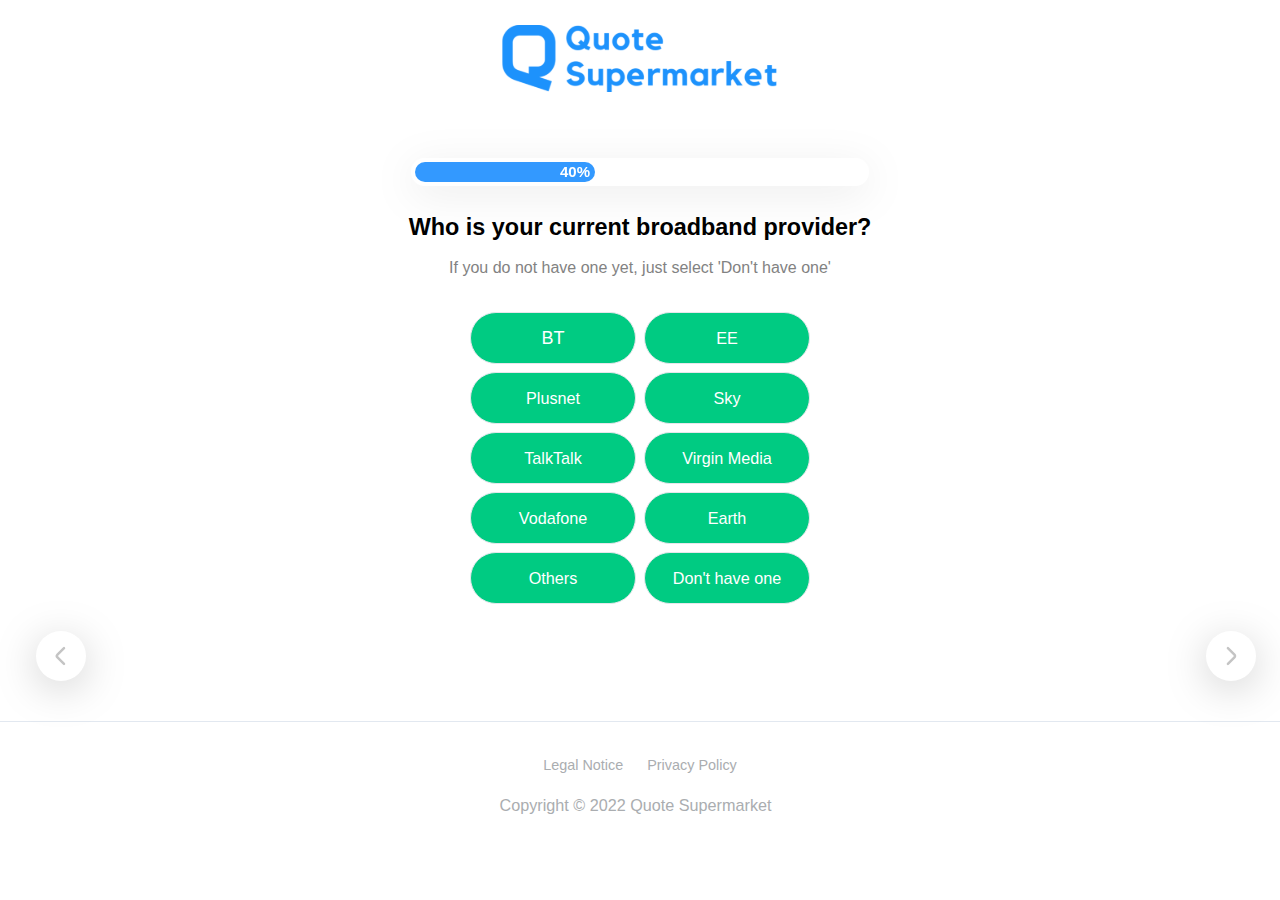
<file: search/provider.html>
<!DOCTYPE html><html><head><meta name="viewport" content="width=device-width"/><meta charSet="utf-8"/><title>Quote Supermarket</title><meta name="title" content="Quote Supermarket"/><meta name="description" content="Quote Supermarket is a free energy comparison website that has helped over 100,000 people across the UK switch to better deals."/><link rel="apple-touch-icon" sizes="180x180" href="/apple-touch-icon.png"/><link rel="icon" type="image/png" sizes="32x32" href="/favicon//favicon-32x32.png"/><link rel="icon" type="image/png" sizes="16x16" href="/favicon/favicon-16x16.png"/><link rel="manifest" href="/site.webmanifest"/><link rel="mask-icon" href="/safari-pinned-tab.svg" color="#5bbad5"/><meta name="msapplication-TileColor" content="#da532c"/><meta name="theme-color" content="#ffffff"/><meta name="next-head-count" content="12"/><link rel="preload" href="/_next/static/css/fdd0fa8fb4e4c363.css" as="style"/><link rel="stylesheet" href="/_next/static/css/fdd0fa8fb4e4c363.css" data-n-g=""/><noscript data-n-css=""></noscript><script defer="" nomodule="" src="/_next/static/chunks/polyfills-5cd94c89d3acac5f.js"></script><script src="/_next/static/chunks/webpack-9b312e20a4e32339.js" defer=""></script><script src="/_next/static/chunks/framework-a87821de553db91d.js" defer=""></script><script src="/_next/static/chunks/main-fc7d2f0e2098927e.js" defer=""></script><script src="/_next/static/chunks/pages/_app-275b58be80d80d3c.js" defer=""></script><script src="/_next/static/chunks/424-2979bed5b87f642b.js" defer=""></script><script src="/_next/static/chunks/513-f8b48037ac0da2e0.js" defer=""></script><script src="/_next/static/chunks/pages/search/provider-c5e83e61b7e152fc.js" defer=""></script><script src="/_next/static/QQ1kw1qys6Qdzv3PhOFE4/_buildManifest.js" defer=""></script><script src="/_next/static/QQ1kw1qys6Qdzv3PhOFE4/_ssgManifest.js" defer=""></script><script src="/_next/static/QQ1kw1qys6Qdzv3PhOFE4/_middlewareManifest.js" defer=""></script></head><body><div id="__next"><div><section><div><section><nav class="relative bg-white md:mx-auto mt-6 mb-2"><div class="flex items-center mx-6 md:mx-0 justify-center"><div class=""><a href="/"><img src="/qsm_logo.svg" alt="logo" width="300" height="40"/></a></div></div></nav></section></div><div class="flex flex-col container md:mx-auto justify-between items-center h-auto"><div class="w-full lg:w-3/5 lg:px-10 md:w-4/5 md:px-10 bg-white"><div class=" mx-6 rounded-full lg:mt-[57px] mt-6 md:mt-[57px] bg-white"><div class="font-medium text-[14px] bg-white text-blue-100 text-right p-1 leading-none rounded-full lg:w-auto md:w-[180px] w-[130px] drop-shadow-[0_8px_20px_rgba(0,0,0,0.08)]" dir="ltr" role="progressbar" aria-valuenow="40" aria-valuemin="0" aria-valuemax="100" aria-valuetext="40%"><div style="height:20px;background:white;border-radius:50px;width:100%"><div style="height:20px;width:0%;background:#3399FF;transition:width 1s ease-in-out;border-radius:inherit;display:flex;align-items:center;justify-content:flex-end"><span style="padding:5px;color:#fff;font-weight:bold;font-size:15px;display:initial">40%</span></div></div></div></div></div><div></div><div class="flex flex-col mx-6 items-center mt-6"><p class="text-[23.4px] font-bold mb-[11px] px-10 ">Who is your current broadband provider?</p><p class="text-base text-center text-[#828282]">If you do not have one yet, just select &#x27;Don&#x27;t have one&#x27;</p></div><div class="w-full md:w-auto lg:w-auto items-center justify-center"><div class="grid grid-cols-2 md:grid-cols-2 lg:gap-2 gap-2 mt-8 md:mx-0 lg:mx-0 lg:w-[340px] mx-6 md:w-[340px]"><button class=" bg-[#00cb82] text-white p-0 border h-[52px] lg:w-[166px] rounded-full "><p class="text-lg text-center">BT</p></button><button class=" bg-[#00cb82] text-white p-0 border h-[52px] lg:w-[166px] rounded-full "><p class="text-[16.2px] text-center">EE</p></button><button class=" bg-[#00cb82] text-white p-0 border h-[52px] lg:w-[166px] rounded-full "><p class="text-[16.2px] text-center">Plusnet</p></button><button class="bg-[#00cb82] text-white p-0 border h-[52px] lg:w-[166px] rounded-full "><p class="text-[16.2px] text-center">Sky</p></button><button class="bg-[#00cb82] text-white p-0 border h-[52px] lg:w-[166px] rounded-full "><p class="text-[16.2px] text-center">TalkTalk</p></button><button class="bg-[#00cb82] text-white p-0 border h-[52px] lg:w-[166px] rounded-full "><p class="text-[16.2px] text-center">Virgin Media</p></button><button class=" bg-[#00cb82] text-white p-0 border h-[52px] lg:w-[166px] rounded-full "><p class="text-[16.2px] text-center">Vodafone</p></button><button class=" bg-[#00cb82] text-white p-0 border h-[52px] lg:w-[166px] rounded-full "><p class="text-[16.2px] text-center">Earth</p></button><button class="bg-[#00cb82] text-white p-0 border h-[52px] lg:w-[166px] rounded-full "><p class="text-[16.2px] text-center">Others</p></button><button class="bg-[#00cb82] text-white p-0 border h-[52px] lg:w-[166px] rounded-full "><p class="text-[16.2px] text-center">Don&#x27;t have one</p></button></div></div></div><div class="flex space-x-2 justify-between items-center mt-[27px] lg:ml-[36px] md:mx-6 mx-6 mb-10"><div><button type="button" class="flex justify-center items-center rounded-full bg-white text-white leading-normal uppercase drop-shadow-[0_8px_20px_rgba(0,0,0,0.18)] hover:shadow-lg focus:shadow-lg focus:outline-none focus:ring-0 active:bg-[#77d103] active:shadow-lg transition duration-150 ease-in-out w-[50px] h-[50px]"><svg width="24" height="24" viewBox="0 0 24 24" fill="none" xmlns="http://www.w3.org/2000/svg"><path d="M15 19.9201L8.47997 13.4001C7.70997 12.6301 7.70997 11.3701 8.47997 10.6001L15 4.08008" stroke="#c4c4c4" stroke-width="2.5" stroke-miterlimit="10" stroke-linecap="round" stroke-linejoin="round"></path></svg></button></div><div><button type="button" class="flex justify-center items-center rounded-full bg-white text-white leading-normal uppercase drop-shadow-[0_8px_20px_rgba(0,0,0,0.18)] hover:shadow-lg focus:shadow-lg focus:outline-none focus:ring-0 active:bg-[#77d103] active:shadow-lg transition duration-150 ease-in-out w-[50px] h-[50px]"><svg width="24" height="24" viewBox="0 0 24 24" fill="none" xmlns="http://www.w3.org/2000/svg"><path d="M8.91003 19.9201L15.43 13.4001C16.2 12.6301 16.2 11.3701 15.43 10.6001L8.91003 4.08008" stroke="#c4c4c4" stroke-width="2.5" stroke-miterlimit="10" stroke-linecap="round" stroke-linejoin="round"></path></svg></button></div></div><div><section class=" border-slate-200 border-t"><div class="flex flex-col container w-full md:mx-auto md:mt-0 lg:mt-0 md:h-[8rem] md:flex-row lg:mx-auto"><div class="mx-6 md:flex flex-col md:flex-row md:mx-0 md:w-full"><div class="flex flex-col justify-center items-center w-full"><div class="flex flex-col justify-center items-center"><div class="w-full justify-center hidden md:flex space-x-6 text-[14.4px] text-placeHol mb-4"><a class="" href="/">Legal Notice</a><a class="" href="/">Privacy Policy</a></div><div class="flex"><div class="hidden md:flex text-placeHol text-[16.2px]">Copyright © 2022 Quote Supermarket   </div></div></div></div><div class="flex justify-center mx-0 space-x-4 md:hidden mt-4 text-[1rem] text-placeHol mb-2"><a class="" href="/">Legal Notice</a><a class="" href="/">Privacy Policy</a></div><div class="md:hidden flex justify-center text-placeHol text-base mb-10"> Copyright © 2022 Quote Supermarket    </div></div></div></section></div></section></div></div><script id="__NEXT_DATA__" type="application/json">{"props":{"pageProps":{}},"page":"/search/provider","query":{},"buildId":"QQ1kw1qys6Qdzv3PhOFE4","nextExport":true,"autoExport":true,"isFallback":false,"scriptLoader":[]}</script></body></html>
</file>
<file: _next/static/css/fdd0fa8fb4e4c363.css>
/*
! tailwindcss v3.0.24 | MIT License | https://tailwindcss.com
*/*,:after,:before{box-sizing:border-box;border:0 solid #e5e7eb}:after,:before{--tw-content:""}html{line-height:1.5;-webkit-text-size-adjust:100%;-moz-tab-size:4;-o-tab-size:4;tab-size:4;font-family:Inter,sans-serif}body{margin:0;line-height:inherit}hr{height:0;color:inherit;border-top-width:1px}abbr:where([title]){-webkit-text-decoration:underline dotted;text-decoration:underline dotted}h1,h2,h3,h4,h5,h6{font-size:inherit;font-weight:inherit}a{text-decoration:inherit}b,strong{font-weight:bolder}code,kbd,pre,samp{font-family:ui-monospace,monospace;font-size:1em}small{font-size:80%}sub,sup{font-size:75%;line-height:0;position:relative;vertical-align:baseline}sub{bottom:-.25em}sup{top:-.5em}table{text-indent:0;border-color:inherit;border-collapse:collapse}button,input,optgroup,select,textarea{font-family:inherit;font-size:100%;line-height:inherit;color:inherit;margin:0;padding:0}button,select{text-transform:none}[type=button],[type=reset],[type=submit],button{-webkit-appearance:button;background-color:transparent;background-image:none}:-moz-focusring{outline:auto}:-moz-ui-invalid{box-shadow:none}progress{vertical-align:baseline}::-webkit-inner-spin-button,::-webkit-outer-spin-button{height:auto}[type=search]{-webkit-appearance:textfield;outline-offset:-2px}::-webkit-search-decoration{-webkit-appearance:none}::-webkit-file-upload-button{-webkit-appearance:button;font:inherit}summary{display:list-item}blockquote,dd,dl,figure,h1,h2,h3,h4,h5,h6,hr,p,pre{margin:0}fieldset{margin:0}fieldset,legend{padding:0}menu,ol,ul{list-style:none;margin:0;padding:0}textarea{resize:vertical}input::-moz-placeholder,textarea::-moz-placeholder{opacity:1;color:#9ca3af}input:-ms-input-placeholder,textarea:-ms-input-placeholder{opacity:1;color:#9ca3af}input::placeholder,textarea::placeholder{opacity:1;color:#9ca3af}[role=button],button{cursor:pointer}:disabled{cursor:default}audio,canvas,embed,iframe,img,object,svg,video{display:block;vertical-align:middle}img,video{max-width:100%;height:auto}[hidden]{display:none}*,:after,:before{--tw-translate-x:0;--tw-translate-y:0;--tw-rotate:0;--tw-skew-x:0;--tw-skew-y:0;--tw-scale-x:1;--tw-scale-y:1;--tw-pan-x: ;--tw-pan-y: ;--tw-pinch-zoom: ;--tw-scroll-snap-strictness:proximity;--tw-ordinal: ;--tw-slashed-zero: ;--tw-numeric-figure: ;--tw-numeric-spacing: ;--tw-numeric-fraction: ;--tw-ring-inset: ;--tw-ring-offset-width:0px;--tw-ring-offset-color:#fff;--tw-ring-color:rgba(59,130,246,.5);--tw-ring-offset-shadow:0 0 #0000;--tw-ring-shadow:0 0 #0000;--tw-shadow:0 0 #0000;--tw-shadow-colored:0 0 #0000;--tw-blur: ;--tw-brightness: ;--tw-contrast: ;--tw-grayscale: ;--tw-hue-rotate: ;--tw-invert: ;--tw-saturate: ;--tw-sepia: ;--tw-drop-shadow: ;--tw-backdrop-blur: ;--tw-backdrop-brightness: ;--tw-backdrop-contrast: ;--tw-backdrop-grayscale: ;--tw-backdrop-hue-rotate: ;--tw-backdrop-invert: ;--tw-backdrop-opacity: ;--tw-backdrop-saturate: ;--tw-backdrop-sepia: }.container{width:100%}@media (min-width:480px){.container{max-width:480px}}@media (min-width:768px){.container{max-width:768px}}@media (min-width:976px){.container{max-width:976px}}@media (min-width:5000px){.container{max-width:5000px}}:root{--bs-blue:#0d6efd;--bs-indigo:#6610f2;--bs-purple:#6f42c1;--bs-pink:#d63384;--bs-red:#dc3545;--bs-orange:#fd7e14;--bs-yellow:#ffc107;--bs-green:#198754;--bs-teal:#20c997;--bs-cyan:#0dcaf0;--bs-white:#fff;--bs-gray:#6c757d;--bs-gray-dark:#343a40;--bs-gray-100:#f8f9fa;--bs-gray-200:#e9ecef;--bs-gray-300:#dee2e6;--bs-gray-400:#ced4da;--bs-gray-500:#adb5bd;--bs-gray-600:#6c757d;--bs-gray-700:#495057;--bs-gray-800:#343a40;--bs-gray-900:#212529;--bs-primary:#0d6efd;--bs-secondary:#6c757d;--bs-success:#198754;--bs-info:#0dcaf0;--bs-warning:#ffc107;--bs-danger:#dc3545;--bs-light:#f8f9fa;--bs-dark:#212529;--bs-primary-rgb:13,110,253;--bs-secondary-rgb:108,117,125;--bs-success-rgb:25,135,84;--bs-info-rgb:13,202,240;--bs-warning-rgb:255,193,7;--bs-danger-rgb:220,53,69;--bs-light-rgb:248,249,250;--bs-dark-rgb:33,37,41;--bs-white-rgb:255,255,255;--bs-black-rgb:0,0,0;--bs-body-color-rgb:33,37,41;--bs-body-bg-rgb:255,255,255;--bs-font-sans-serif:system-ui,-apple-system,"Segoe UI",Roboto,"Helvetica Neue",Arial,"Noto Sans","Liberation Sans",sans-serif,"Apple Color Emoji","Segoe UI Emoji","Segoe UI Symbol","Noto Color Emoji";--bs-font-monospace:SFMono-Regular,Menlo,Monaco,Consolas,"Liberation Mono","Courier New",monospace;--bs-gradient:linear-gradient(180deg,hsla(0,0%,100%,.15),hsla(0,0%,100%,0));--bs-body-font-family:var(--bs-font-sans-serif);--bs-body-font-size:1rem;--bs-body-font-weight:400;--bs-body-line-height:1.5;--bs-body-color:#212529;--bs-body-bg:#fff}.form-control[type=file]{overflow:hidden}.form-control[type=file]:not(:disabled):not([readonly]){cursor:pointer}.form-control:focus{box-shadow:0 0 0 1px #2563eb}.form-control::-webkit-file-upload-button{color:#212529;background-color:#e9ecef}.form-control::file-selector-button{padding:.375rem .75rem;margin:-.375rem -.75rem;-webkit-margin-end:.75rem;margin-inline-end:.75rem;color:#212529;background-color:#e9ecef;pointer-events:none;border:0 solid;border-color:inherit;border-inline-end-width:1px;border-radius:0;transition:color .15s ease-in-out,background-color .15s ease-in-out,border-color .15s ease-in-out,box-shadow .15s ease-in-out}.form-control:hover:not(:disabled):not([readonly])::file-selector-button{background-color:#dde0e3}.form-control::-webkit-file-upload-button{padding:.375rem .75rem;margin:-.375rem -.75rem;-webkit-margin-end:.75rem;margin-inline-end:.75rem;color:#374151;background-color:#f3f4f6;pointer-events:none;border:0 solid;border-color:inherit;border-inline-end-width:1px;border-radius:0;-webkit-transition:color .15s ease-in-out,background-color .15s ease-in-out,border-color .15s ease-in-out,box-shadow .15s ease-in-out;transition:color .15s ease-in-out,background-color .15s ease-in-out,border-color .15s ease-in-out,box-shadow .15s ease-in-out}.form-control:hover:not(:disabled):not([readonly])::-webkit-file-upload-button{background-color:#dde0e3}.btn-check:disabled+.btn,.btn-check[disabled]+.btn{pointer-events:none;filter:none;opacity:.65}.form-floating{position:relative}.form-floating>.form-control{padding:1rem .75rem}.form-floating>.form-control,.form-floating>.form-select{height:calc(3.5rem + 2px);line-height:1.25}.form-floating>label{position:absolute;top:0;left:0;height:100%;padding:1rem .75rem;pointer-events:none;border:1px solid transparent;transform-origin:0 0;transition:opacity .1s ease-in-out,transform .1s ease-in-out}.form-floating>.form-control::-moz-placeholder{color:transparent}.form-floating>.form-control:-ms-input-placeholder{color:transparent}.form-floating>.form-control::placeholder{color:transparent}.form-floating>.form-control:focus{padding-top:1.625rem;padding-bottom:.625rem}.form-floating>.form-control:not(:-moz-placeholder-shown){padding-top:1.625rem;padding-bottom:.625rem}.form-floating>.form-control:not(:-ms-input-placeholder){padding-top:1.625rem;padding-bottom:.625rem}.form-floating>.form-control:not(:placeholder-shown){padding-top:1.625rem;padding-bottom:.625rem}.form-floating>.form-control:-webkit-autofill{padding-top:1.625rem;padding-bottom:.625rem}.form-floating>.form-control:focus~label{opacity:.65;transform:scale(.85) translateY(-.5rem) translateX(.15rem)}.form-floating>.form-control:not(:-moz-placeholder-shown)~label{opacity:.65;transform:scale(.85) translateY(-.5rem) translateX(.15rem)}.form-floating>.form-control:not(:-ms-input-placeholder)~label{opacity:.65;transform:scale(.85) translateY(-.5rem) translateX(.15rem)}.form-floating>.form-control:not(:placeholder-shown)~label{opacity:.65;transform:scale(.85) translateY(-.5rem) translateX(.15rem)}.form-floating>.form-select~label{opacity:.65;transform:scale(.85) translateY(-.5rem) translateX(.15rem)}.input-group>.form-control{width:1%}.input-group>.form-control:focus{z-index:3}.input-group .btn{position:relative;z-index:2}.input-group .btn:focus{z-index:3}.was-validated .form-control:valid{border-color:#198754;padding-right:calc(1.5em + .75rem);background-image:url("data:image/svg+xml,%3csvg xmlns='http://www.w3.org/2000/svg' viewBox='0 0 8 8'%3e%3cpath fill='%23198754' d='M2.3 6.73L.6 4.53c-.4-1.04.46-1.4 1.1-.8l1.1 1.4 3.4-3.8c.6-.63 1.6-.27 1.2.7l-4 4.6c-.43.5-.8.4-1.1.1z'/%3e%3c/svg%3e");background-repeat:no-repeat;background-position:right calc(.375em + .1875rem) center;background-size:calc(.75em + .375rem) calc(.75em + .375rem)}.form-control.is-valid{border-color:#198754;padding-right:calc(1.5em + .75rem);background-image:url("data:image/svg+xml,%3csvg xmlns='http://www.w3.org/2000/svg' viewBox='0 0 8 8'%3e%3cpath fill='%23198754' d='M2.3 6.73L.6 4.53c-.4-1.04.46-1.4 1.1-.8l1.1 1.4 3.4-3.8c.6-.63 1.6-.27 1.2.7l-4 4.6c-.43.5-.8.4-1.1.1z'/%3e%3c/svg%3e");background-repeat:no-repeat;background-position:right calc(.375em + .1875rem) center;background-size:calc(.75em + .375rem) calc(.75em + .375rem)}.was-validated .form-control:valid:focus{border-color:#198754;box-shadow:0 0 0 .25rem rgba(25,135,84,.25)}.form-control.is-valid:focus{border-color:#198754;box-shadow:0 0 0 .25rem rgba(25,135,84,.25)}.was-validated textarea.form-control:valid{padding-right:calc(1.5em + .75rem);background-position:top calc(.375em + .1875rem) right calc(.375em + .1875rem)}textarea.form-control.is-valid{padding-right:calc(1.5em + .75rem);background-position:top calc(.375em + .1875rem) right calc(.375em + .1875rem)}.was-validated .input-group .form-control:valid{z-index:1}.input-group .form-control.is-valid{z-index:1}.was-validated .input-group .form-control:valid:focus{z-index:3}.input-group .form-control.is-valid:focus{z-index:3}.was-validated .form-control:invalid{border-color:#dc3545;padding-right:calc(1.5em + .75rem);background-image:url("data:image/svg+xml,%3csvg xmlns='http://www.w3.org/2000/svg' viewBox='0 0 12 12' width='12' height='12' fill='none' stroke='%23dc3545'%3e%3ccircle cx='6' cy='6' r='4.5'/%3e%3cpath stroke-linejoin='round' d='M5.8 3.6h.4L6 6.5z'/%3e%3ccircle cx='6' cy='8.2' r='.6' fill='%23dc3545' stroke='none'/%3e%3c/svg%3e");background-repeat:no-repeat;background-position:right calc(.375em + .1875rem) center;background-size:calc(.75em + .375rem) calc(.75em + .375rem)}.form-control.is-invalid{border-color:#dc3545;padding-right:calc(1.5em + .75rem);background-image:url("data:image/svg+xml,%3csvg xmlns='http://www.w3.org/2000/svg' viewBox='0 0 12 12' width='12' height='12' fill='none' stroke='%23dc3545'%3e%3ccircle cx='6' cy='6' r='4.5'/%3e%3cpath stroke-linejoin='round' d='M5.8 3.6h.4L6 6.5z'/%3e%3ccircle cx='6' cy='8.2' r='.6' fill='%23dc3545' stroke='none'/%3e%3c/svg%3e");background-repeat:no-repeat;background-position:right calc(.375em + .1875rem) center;background-size:calc(.75em + .375rem) calc(.75em + .375rem)}.was-validated .form-control:invalid:focus{border-color:#dc3545;box-shadow:0 0 0 .25rem rgba(220,53,69,.25)}.form-control.is-invalid:focus{border-color:#dc3545;box-shadow:0 0 0 .25rem rgba(220,53,69,.25)}.was-validated textarea.form-control:invalid{padding-right:calc(1.5em + .75rem);background-position:top calc(.375em + .1875rem) right calc(.375em + .1875rem)}textarea.form-control.is-invalid{padding-right:calc(1.5em + .75rem);background-position:top calc(.375em + .1875rem) right calc(.375em + .1875rem)}.was-validated .input-group .form-control:invalid{z-index:2}.input-group .form-control.is-invalid{z-index:2}.was-validated .input-group .form-control:invalid:focus{z-index:3}.input-group .form-control.is-invalid:focus{z-index:3}.btn-check:focus+.btn,.btn:focus{outline:0;box-shadow:none}.btn-check:active+.btn,.btn-check:active+.btn:focus,.btn-check:checked+.btn,.btn-check:checked+.btn:focus,.btn.active,.btn.active:focus,.btn:active,.btn:active:focus{box-shadow:none}.dropdown-menu-dark .dropdown-item.disabled{color:#adb5bd}.nav-tabs .nav-link.disabled{color:#9ca3af;background-color:transparent;border-color:transparent}.nav-pills .disabled{color:#9ca3af;background-color:rgba(243,244,246,.5)}.navbar-light .navbar-nav .nav-link.disabled{color:rgba(0,0,0,.3)}.navbar-dark .navbar-nav .nav-link.disabled{color:hsla(0,0%,100%,.25)}.btn-close.disabled{pointer-events:none;-webkit-user-select:none;-moz-user-select:none;-ms-user-select:none;user-select:none;opacity:.25}.modal{z-index:1055}.modal.fade .modal-dialog{transition:transform .3s ease-out;transform:translateY(-50px)}.modal.show .modal-dialog{transform:none}.modal.modal-static .modal-dialog{transform:scale(1.02)}.btn .ripple-wave{background-image:radial-gradient(circle,hsla(0,0%,100%,.2) 0,hsla(0,0%,100%,.3) 40%,hsla(0,0%,100%,.4) 50%,hsla(0,0%,100%,.5) 60%,hsla(0,0%,100%,0) 70%)}.datepicker-cell.disabled{color:#ccc;cursor:default;pointer-events:none}.datepicker-cell.disabled:hover{cursor:default}.datepicker-cell.current .datepicker-cell-content{border:1px solid #000}.timepicker-time-tips-hours.disabled,.timepicker-time-tips-inner.disabled,.timepicker-time-tips-minutes.disabled{color:#b3afaf;pointer-events:none;background-color:transparent}@media (prefers-reduced-motion:reduce){.form-control::file-selector-button{transition:none}.form-control::-webkit-file-upload-button{-webkit-transition:none;transition:none}.form-switch .form-check-input{transition:none}.form-range::-webkit-slider-thumb{-webkit-transition:none;transition:none}.form-range::-moz-range-thumb{-moz-transition:none;transition:none}.accordion-button:after,.carousel-control-next,.carousel-control-prev,.carousel-fade .active.carousel-item-end,.carousel-fade .active.carousel-item-start,.carousel-indicators [data-bs-target],.carousel-item,.collapsing,.collapsing.collapse-horizontal,.fade,.form-floating>label,.modal.fade .modal-dialog{transition:none}.spinner-border,.spinner-grow{-webkit-animation-duration:1.5s;animation-duration:1.5s}}@-webkit-keyframes _spinner-grow{0%{transform:scale(0)}50%{opacity:1;transform:none}}@keyframes _spinner-grow{0%{transform:scale(0)}50%{opacity:1;transform:none}}@-webkit-keyframes _fade-in{0%{opacity:0}to{opacity:1}}@keyframes _fade-in{0%{opacity:0}to{opacity:1}}@-webkit-keyframes _fade-out{0%{opacity:1}to{opacity:0}}@keyframes _fade-out{0%{opacity:1}to{opacity:0}}@-webkit-keyframes _fade-in-down{0%{opacity:0;transform:translate3d(0,-100%,0)}to{opacity:1;transform:translateZ(0)}}@keyframes _fade-in-down{0%{opacity:0;transform:translate3d(0,-100%,0)}to{opacity:1;transform:translateZ(0)}}@-webkit-keyframes _fade-in-left{0%{opacity:0;transform:translate3d(-100%,0,0)}to{opacity:1;transform:translateZ(0)}}@keyframes _fade-in-left{0%{opacity:0;transform:translate3d(-100%,0,0)}to{opacity:1;transform:translateZ(0)}}@-webkit-keyframes _fade-in-right{0%{opacity:0;transform:translate3d(100%,0,0)}to{opacity:1;transform:translateZ(0)}}@keyframes _fade-in-right{0%{opacity:0;transform:translate3d(100%,0,0)}to{opacity:1;transform:translateZ(0)}}@-webkit-keyframes _fade-in-up{0%{opacity:0;transform:translate3d(0,100%,0)}to{opacity:1;transform:translateZ(0)}}@keyframes _fade-in-up{0%{opacity:0;transform:translate3d(0,100%,0)}to{opacity:1;transform:translateZ(0)}}@-webkit-keyframes _fade-out-down{0%{opacity:1}to{opacity:0;transform:translate3d(0,100%,0)}}@keyframes _fade-out-down{0%{opacity:1}to{opacity:0;transform:translate3d(0,100%,0)}}@-webkit-keyframes _fade-out-left{0%{opacity:1}to{opacity:0;transform:translate3d(-100%,0,0)}}@keyframes _fade-out-left{0%{opacity:1}to{opacity:0;transform:translate3d(-100%,0,0)}}@-webkit-keyframes _fade-out-right{0%{opacity:1}to{opacity:0;transform:translate3d(100%,0,0)}}@keyframes _fade-out-right{0%{opacity:1}to{opacity:0;transform:translate3d(100%,0,0)}}@-webkit-keyframes _fade-out-up{0%{opacity:1}to{opacity:0;transform:translate3d(0,-100%,0)}}@keyframes _fade-out-up{0%{opacity:1}to{opacity:0;transform:translate3d(0,-100%,0)}}@-webkit-keyframes _slide-in-down{0%{visibility:visible;transform:translate3d(0,-100%,0)}to{transform:translateZ(0)}}@keyframes _slide-in-down{0%{visibility:visible;transform:translate3d(0,-100%,0)}to{transform:translateZ(0)}}@-webkit-keyframes _slide-in-left{0%{visibility:visible;transform:translate3d(-100%,0,0)}to{transform:translateZ(0)}}@keyframes _slide-in-left{0%{visibility:visible;transform:translate3d(-100%,0,0)}to{transform:translateZ(0)}}@-webkit-keyframes _slide-in-right{0%{visibility:visible;transform:translate3d(100%,0,0)}to{transform:translateZ(0)}}@keyframes _slide-in-right{0%{visibility:visible;transform:translate3d(100%,0,0)}to{transform:translateZ(0)}}@-webkit-keyframes _slide-in-up{0%{visibility:visible;transform:translate3d(0,100%,0)}to{transform:translateZ(0)}}@keyframes _slide-in-up{0%{visibility:visible;transform:translate3d(0,100%,0)}to{transform:translateZ(0)}}@-webkit-keyframes _slide-out-down{0%{transform:translateZ(0)}to{visibility:hidden;transform:translate3d(0,100%,0)}}@keyframes _slide-out-down{0%{transform:translateZ(0)}to{visibility:hidden;transform:translate3d(0,100%,0)}}@-webkit-keyframes _slide-out-left{0%{transform:translateZ(0)}to{visibility:hidden;transform:translate3d(-100%,0,0)}}@keyframes _slide-out-left{0%{transform:translateZ(0)}to{visibility:hidden;transform:translate3d(-100%,0,0)}}@-webkit-keyframes _slide-out-right{0%{transform:translateZ(0)}to{visibility:hidden;transform:translate3d(100%,0,0)}}@keyframes _slide-out-right{0%{transform:translateZ(0)}to{visibility:hidden;transform:translate3d(100%,0,0)}}@-webkit-keyframes _slide-out-up{0%{transform:translateZ(0)}to{visibility:hidden;transform:translate3d(0,-100%,0)}}@keyframes _slide-out-up{0%{transform:translateZ(0)}to{visibility:hidden;transform:translate3d(0,-100%,0)}}@-webkit-keyframes _slide-down{0%{transform:translateZ(0)}to{transform:translate3d(0,100%,0)}}@keyframes _slide-down{0%{transform:translateZ(0)}to{transform:translate3d(0,100%,0)}}@-webkit-keyframes _slide-left{0%{transform:translateZ(0)}to{transform:translate3d(-100%,0,0)}}@keyframes _slide-left{0%{transform:translateZ(0)}to{transform:translate3d(-100%,0,0)}}@-webkit-keyframes _slide-right{0%{transform:translateZ(0)}to{transform:translate3d(100%,0,0)}}@keyframes _slide-right{0%{transform:translateZ(0)}to{transform:translate3d(100%,0,0)}}@-webkit-keyframes _slide-up{0%{transform:translateZ(0)}to{transform:translate3d(0,-100%,0)}}@keyframes _slide-up{0%{transform:translateZ(0)}to{transform:translate3d(0,-100%,0)}}@-webkit-keyframes _zoom-in{0%{opacity:0;transform:scale3d(.3,.3,.3)}50%{opacity:1}}@keyframes _zoom-in{0%{opacity:0;transform:scale3d(.3,.3,.3)}50%{opacity:1}}@-webkit-keyframes _zoom-out{0%{opacity:1}50%{opacity:0;transform:scale3d(.3,.3,.3)}to{opacity:0}}@keyframes _zoom-out{0%{opacity:1}50%{opacity:0;transform:scale3d(.3,.3,.3)}to{opacity:0}}@-webkit-keyframes _tada{0%{transform:scaleX(1)}10%{transform:scale3d(.9,.9,.9) rotate(-3deg)}20%{transform:scale3d(.9,.9,.9) rotate(-3deg)}30%{transform:scale3d(1.1,1.1,1.1) rotate(3deg)}50%{transform:scale3d(1.1,1.1,1.1) rotate(3deg)}70%{transform:scale3d(1.1,1.1,1.1) rotate(3deg)}90%{transform:scale3d(1.1,1.1,1.1) rotate(3deg)}40%{transform:scale3d(1.1,1.1,1.1) rotate(-3deg)}60%{transform:scale3d(1.1,1.1,1.1) rotate(-3deg)}80%{transform:scale3d(1.1,1.1,1.1) rotate(-3deg)}to{transform:scaleX(1)}}@keyframes _tada{0%{transform:scaleX(1)}10%{transform:scale3d(.9,.9,.9) rotate(-3deg)}20%{transform:scale3d(.9,.9,.9) rotate(-3deg)}30%{transform:scale3d(1.1,1.1,1.1) rotate(3deg)}50%{transform:scale3d(1.1,1.1,1.1) rotate(3deg)}70%{transform:scale3d(1.1,1.1,1.1) rotate(3deg)}90%{transform:scale3d(1.1,1.1,1.1) rotate(3deg)}40%{transform:scale3d(1.1,1.1,1.1) rotate(-3deg)}60%{transform:scale3d(1.1,1.1,1.1) rotate(-3deg)}80%{transform:scale3d(1.1,1.1,1.1) rotate(-3deg)}to{transform:scaleX(1)}}@-webkit-keyframes _pulse{0%{transform:scaleX(1)}50%{transform:scale3d(1.05,1.05,1.05)}to{transform:scaleX(1)}}@keyframes _pulse{0%{transform:scaleX(1)}50%{transform:scale3d(1.05,1.05,1.05)}to{transform:scaleX(1)}}@-webkit-keyframes _show-up-clock{0%{opacity:0;transform:scale(.7)}to{opacity:1;transform:scale(1)}}@keyframes _show-up-clock{0%{opacity:0;transform:scale(.7)}to{opacity:1;transform:scale(1)}}.fixed{position:fixed}.absolute{position:absolute}.relative{position:relative}.inset-x-0{left:0;right:0}.top-0{top:0}.left-0{left:0}.top-\[16px\]{top:16px}.right-\[16px\]{right:16px}.z-50{z-index:50}.m-auto{margin:auto}.m-0{margin:0}.mx-6{margin-left:1.5rem;margin-right:1.5rem}.my-2{margin-top:.5rem;margin-bottom:.5rem}.mx-0{margin-left:0;margin-right:0}.mt-4{margin-top:1rem}.mt-12{margin-top:3rem}.mb-4{margin-bottom:1rem}.mt-6{margin-top:1.5rem}.mt-7{margin-top:1.75rem}.mt-10{margin-top:2.5rem}.mb-10{margin-bottom:2.5rem}.mt-8{margin-top:2rem}.mb-6{margin-bottom:1.5rem}.mt-20{margin-top:5rem}.mt-5{margin-top:1.25rem}.mt-2{margin-top:.5rem}.mb-\[6px\]{margin-bottom:6px}.mb-\[-10px\]{margin-bottom:-10px}.mb-\[20px\]{margin-bottom:20px}.mt-\[-10px\]{margin-top:-10px}.mt-\[10px\]{margin-top:10px}.ml-2{margin-left:.5rem}.mt-\[0\.5rem\]{margin-top:.5rem}.mt-9{margin-top:2.25rem}.mb-9{margin-bottom:2.25rem}.mb-\[9px\]{margin-bottom:9px}.mb-\[27px\]{margin-bottom:27px}.mb-\[36px\]{margin-bottom:36px}.mb-\[18px\]{margin-bottom:18px}.mt-\[36px\]{margin-top:36px}.mb-\[11px\]{margin-bottom:11px}.mt-\[27px\]{margin-top:27px}.mb-2{margin-bottom:.5rem}.mr-10{margin-right:2.5rem}.ml-8{margin-left:2rem}.ml-16{margin-left:4rem}.mt-\[200px\]{margin-top:200px}.block{display:block}.flex{display:flex}.grid{display:grid}.hidden{display:none}.h-\[6rem\]{height:6rem}.h-\[4rem\]{height:4rem}.h-auto{height:auto}.h-full{height:100%}.h-\[26px\]{height:26px}.h-\[30rem\]{height:30rem}.h-\[50px\]{height:50px}.h-\[52px\]{height:52px}.h-\[700px\]{height:700px}.h-\[500px\]{height:500px}.h-\[300px\]{height:300px}.max-h-64{max-height:16rem}.w-full{width:100%}.w-1\/3{width:33.333333%}.w-3\/4{width:75%}.w-\[26px\]{width:26px}.w-\[50px\]{width:50px}.w-\[130px\]{width:130px}.w-36{width:9rem}.max-w-\[640px\]{max-width:640px}.transform{transform:translate(var(--tw-translate-x),var(--tw-translate-y)) rotate(var(--tw-rotate)) skewX(var(--tw-skew-x)) skewY(var(--tw-skew-y)) scaleX(var(--tw-scale-x)) scaleY(var(--tw-scale-y))}.cursor-pointer{cursor:pointer}.grid-cols-2{grid-template-columns:repeat(2,minmax(0,1fr))}.flex-col{flex-direction:column}.items-center{align-items:center}.justify-end{justify-content:flex-end}.justify-center{justify-content:center}.justify-between{justify-content:space-between}.gap-2{gap:.5rem}.gap-0{gap:0}.space-x-10>:not([hidden])~:not([hidden]){--tw-space-x-reverse:0;margin-right:calc(2.5rem * var(--tw-space-x-reverse));margin-left:calc(2.5rem * calc(1 - var(--tw-space-x-reverse)))}.space-x-2>:not([hidden])~:not([hidden]){--tw-space-x-reverse:0;margin-right:calc(.5rem * var(--tw-space-x-reverse));margin-left:calc(.5rem * calc(1 - var(--tw-space-x-reverse)))}.space-x-6>:not([hidden])~:not([hidden]){--tw-space-x-reverse:0;margin-right:calc(1.5rem * var(--tw-space-x-reverse));margin-left:calc(1.5rem * calc(1 - var(--tw-space-x-reverse)))}.space-x-4>:not([hidden])~:not([hidden]){--tw-space-x-reverse:0;margin-right:calc(1rem * var(--tw-space-x-reverse));margin-left:calc(1rem * calc(1 - var(--tw-space-x-reverse)))}.space-y-4>:not([hidden])~:not([hidden]){--tw-space-y-reverse:0;margin-top:calc(1rem * calc(1 - var(--tw-space-y-reverse)));margin-bottom:calc(1rem * var(--tw-space-y-reverse))}.space-y-2>:not([hidden])~:not([hidden]){--tw-space-y-reverse:0;margin-top:calc(.5rem * calc(1 - var(--tw-space-y-reverse)));margin-bottom:calc(.5rem * var(--tw-space-y-reverse))}.overflow-y-auto{overflow-y:auto}.rounded-\[6px\]{border-radius:6px}.rounded-full{border-radius:9999px}.rounded-\[5px\]{border-radius:5px}.border-\[1px\]{border-width:1px}.border-\[4px\]{border-width:4px}.border{border-width:1px}.border-b{border-bottom-width:1px}.border-t{border-top-width:1px}.border-slate-200{--tw-border-opacity:1;border-color:rgb(226 232 240/var(--tw-border-opacity))}.border-\[\#bdbdbd\]{--tw-border-opacity:1;border-color:rgb(189 189 189/var(--tw-border-opacity))}.border-gray-200{--tw-border-opacity:1;border-color:rgb(229 231 235/var(--tw-border-opacity))}.border-\[\#ff0a9a\]{--tw-border-opacity:1;border-color:rgb(255 10 154/var(--tw-border-opacity))}.bg-\[\#3399FF\]{--tw-bg-opacity:1;background-color:rgb(51 153 255/var(--tw-bg-opacity))}.bg-\[\#00cb82\]{--tw-bg-opacity:1;background-color:rgb(0 203 130/var(--tw-bg-opacity))}.bg-white{--tw-bg-opacity:1;background-color:rgb(255 255 255/var(--tw-bg-opacity))}.bg-slate-200{--tw-bg-opacity:1;background-color:rgb(226 232 240/var(--tw-bg-opacity))}.bg-MainPink,.bg-\[\#ff0a9a\]{--tw-bg-opacity:1;background-color:rgb(255 10 154/var(--tw-bg-opacity))}.bg-\[\#ff6a2b\]{--tw-bg-opacity:1;background-color:rgb(255 106 43/var(--tw-bg-opacity))}.bg-MainGreen{--tw-bg-opacity:1;background-color:rgb(18 196 102/var(--tw-bg-opacity))}.bg-black\/\[0\.8\]{background-color:rgba(0,0,0,.8)}.bg-clip-padding{background-clip:padding-box}.p-1{padding:.25rem}.p-4{padding:1rem}.p-5{padding:1.25rem}.p-6{padding:1.5rem}.p-\[18\.5px\]{padding:18.5px}.p-\[14px\]{padding:14px}.p-\[20px\]{padding:20px}.p-0{padding:0}.p-\[30px\]{padding:30px}.px-10{padding-left:2.5rem;padding-right:2.5rem}.py-5{padding-top:1.25rem;padding-bottom:1.25rem}.py-3{padding-top:.75rem;padding-bottom:.75rem}.py-4{padding-top:1rem;padding-bottom:1rem}.px-6{padding-left:1.5rem;padding-right:1.5rem}.py-8{padding-top:2rem;padding-bottom:2rem}.py-3\.5{padding-top:.875rem;padding-bottom:.875rem}.px-3{padding-left:.75rem;padding-right:.75rem}.py-\[13px\]{padding-top:13px;padding-bottom:13px}.px-0{padding-left:0;padding-right:0}.pl-2{padding-left:.5rem}.pt-6{padding-top:1.5rem}.pt-2{padding-top:.5rem}.text-left{text-align:left}.text-center{text-align:center}.text-right{text-align:right}.align-middle{vertical-align:middle}.text-xl{font-size:1.25rem;line-height:1.75rem}.text-\[23\.4px\]{font-size:23.4px}.text-\[21\.6px\]{font-size:21.6px}.text-\[19\.8px\]{font-size:19.8px}.text-4xl{font-size:2.25rem;line-height:2.5rem}.text-base{font-size:1rem;line-height:1.5rem}.text-lg{font-size:1.125rem;line-height:1.75rem}.text-\[14px\]{font-size:14px}.text-\[56px\]{font-size:56px}.text-\[40px\]{font-size:40px}.text-\[13px\]{font-size:13px}.text-\[27px\]{font-size:27px}.text-\[13\.5px\]{font-size:13.5px}.text-\[16\.2px\]{font-size:16.2px}.text-\[14\.4px\]{font-size:14.4px}.text-\[1rem\]{font-size:1rem}.font-bold{font-weight:700}.font-normal{font-weight:400}.font-semibold{font-weight:600}.font-medium{font-weight:500}.uppercase{text-transform:uppercase}.leading-normal{line-height:1.5}.leading-none{line-height:1}.text-white{--tw-text-opacity:1;color:rgb(255 255 255/var(--tw-text-opacity))}.text-\[\#828282\]{--tw-text-opacity:1;color:rgb(130 130 130/var(--tw-text-opacity))}.text-gray-500{--tw-text-opacity:1;color:rgb(107 114 128/var(--tw-text-opacity))}.text-gray-700{--tw-text-opacity:1;color:rgb(55 65 81/var(--tw-text-opacity))}.text-\[\#ff0a9a\]{--tw-text-opacity:1;color:rgb(255 10 154/var(--tw-text-opacity))}.text-gray-600{--tw-text-opacity:1;color:rgb(75 85 99/var(--tw-text-opacity))}.text-\[\#00cb82\]{--tw-text-opacity:1;color:rgb(0 203 130/var(--tw-text-opacity))}.text-slate-400{--tw-text-opacity:1;color:rgb(148 163 184/var(--tw-text-opacity))}.text-blue-100{--tw-text-opacity:1;color:rgb(219 234 254/var(--tw-text-opacity))}.text-placeHol{--tw-text-opacity:1;color:rgb(170 173 176/var(--tw-text-opacity))}.text-MainGreen{--tw-text-opacity:1;color:rgb(18 196 102/var(--tw-text-opacity))}.text-black{--tw-text-opacity:1;color:rgb(0 0 0/var(--tw-text-opacity))}.shadow-slate-300{--tw-shadow-color:#cbd5e1;--tw-shadow:var(--tw-shadow-colored)}.outline-none{outline:2px solid transparent;outline-offset:2px}.drop-shadow-\[0_8px_20px_rgba\(0\2c 0\2c 0\2c 0\.08\)\]{--tw-drop-shadow:drop-shadow(0 8px 20px rgba(0,0,0,.08))}.drop-shadow-\[0_8px_20px_rgba\(0\2c 0\2c 0\2c 0\.08\)\],.drop-shadow-\[0_8px_20px_rgba\(0\2c 0\2c 0\2c 0\.18\)\]{filter:var(--tw-blur) var(--tw-brightness) var(--tw-contrast) var(--tw-grayscale) var(--tw-hue-rotate) var(--tw-invert) var(--tw-saturate) var(--tw-sepia) var(--tw-drop-shadow)}.drop-shadow-\[0_8px_20px_rgba\(0\2c 0\2c 0\2c 0\.18\)\]{--tw-drop-shadow:drop-shadow(0 8px 20px rgba(0,0,0,.18))}.transition-colors{transition-property:color,background-color,border-color,fill,stroke,-webkit-text-decoration-color;transition-property:color,background-color,border-color,text-decoration-color,fill,stroke;transition-property:color,background-color,border-color,text-decoration-color,fill,stroke,-webkit-text-decoration-color;transition-timing-function:cubic-bezier(.4,0,.2,1);transition-duration:.15s}.transition{transition-property:color,background-color,border-color,fill,stroke,opacity,box-shadow,transform,filter,-webkit-text-decoration-color,-webkit-backdrop-filter;transition-property:color,background-color,border-color,text-decoration-color,fill,stroke,opacity,box-shadow,transform,filter,backdrop-filter;transition-property:color,background-color,border-color,text-decoration-color,fill,stroke,opacity,box-shadow,transform,filter,backdrop-filter,-webkit-text-decoration-color,-webkit-backdrop-filter;transition-timing-function:cubic-bezier(.4,0,.2,1);transition-duration:.15s}.duration-200{transition-duration:.2s}.duration-150{transition-duration:.15s}.ease-in-out{transition-timing-function:cubic-bezier(.4,0,.2,1)}body,html{padding:0;margin:0;font-family:-apple-system,BlinkMacSystemFont,Segoe UI,Roboto,Oxygen,Ubuntu,Cantarell,Fira Sans,Droid Sans,Helvetica Neue,sans-serif}a{color:inherit;text-decoration:none}*{box-sizing:border-box}.hamburger{cursor:pointer;width:24px;height:24px;transition:all .25s;position:relative}.hamburger-bottom,.hamburger-middle,.hamburger-top{position:absolute;top:0;left:0;width:24px;height:3px;border-radius:6px;background:#000;transform:rotate(0);transition:all .5s}.hamburger-middle{transform:translateY(7px)}.hamburger-bottom{transform:translateY(14px)}.open{transform:rotate(90deg);transform:translateY(0)}.open .hamburger-top{transform:rotate(45deg) translateY(6px) translate(6px)}.open .hamburger-middle{display:none}.open .hamburger-bottom{transform:rotate(-45deg) translateY(6px) translate(-6px)}#menu{position:absolute;top:20px;left:-100px;width:250px;height:800px;-webkit-animation:slide .5s forwards;-webkit-animation-delay:2s;animation:slide .5s forwards;-webkit-animation-delay:0s;animation-delay:0s;background:#fff;z-index:1000000000000000000}@-webkit-keyframes slide{to{left:0}}@keyframes slide{to{left:0}}.btn-34{display:block;box-sizing:border-box;padding:20px;border-radius:6px;position:relative;overflow:hidden;font-color:black;border:4px solid #ff0a9a;transition:transform .2s}.btn-34:hover{transform:scale(1.1);color:#000}.btn-34 p{font-weight:700}.btn-34:before{content:"";width:0;aspect-ratio:1;background:transparent;position:absolute;top:50%;left:50%;transform:translate(-50%,-50%);transition:width .2s}.btn-34:hover:before{width:100%}.row{margin:10px}.shadow{box-shadow:0 8px 20px rgba(0,0,0,.18)}.hover\:bg-slate-100:hover{--tw-bg-opacity:1;background-color:rgb(241 245 249/var(--tw-bg-opacity))}.hover\:bg-\[\#139F55\]:hover{--tw-bg-opacity:1;background-color:rgb(19 159 85/var(--tw-bg-opacity))}.hover\:text-\[\#ff0a9a\]:hover{--tw-text-opacity:1;color:rgb(255 10 154/var(--tw-text-opacity))}.hover\:text-MainGreen:hover{--tw-text-opacity:1;color:rgb(18 196 102/var(--tw-text-opacity))}.hover\:shadow-lg:hover{--tw-shadow:0 10px 15px -3px rgba(0,0,0,.1),0 4px 6px -4px rgba(0,0,0,.1);--tw-shadow-colored:0 10px 15px -3px var(--tw-shadow-color),0 4px 6px -4px var(--tw-shadow-color);box-shadow:var(--tw-ring-offset-shadow,0 0 #0000),var(--tw-ring-shadow,0 0 #0000),var(--tw-shadow)}.focus\:border-\[\#ff0a9a\]:focus{--tw-border-opacity:1;border-color:rgb(255 10 154/var(--tw-border-opacity))}.focus\:border-green-300:focus{--tw-border-opacity:1;border-color:rgb(134 239 172/var(--tw-border-opacity))}.focus\:shadow-lg:focus{--tw-shadow:0 10px 15px -3px rgba(0,0,0,.1),0 4px 6px -4px rgba(0,0,0,.1);--tw-shadow-colored:0 10px 15px -3px var(--tw-shadow-color),0 4px 6px -4px var(--tw-shadow-color);box-shadow:var(--tw-ring-offset-shadow,0 0 #0000),var(--tw-ring-shadow,0 0 #0000),var(--tw-shadow)}.focus\:outline-none:focus{outline:2px solid transparent;outline-offset:2px}.focus\:ring-0:focus{--tw-ring-offset-shadow:var(--tw-ring-inset) 0 0 0 var(--tw-ring-offset-width) var(--tw-ring-offset-color);--tw-ring-shadow:var(--tw-ring-inset) 0 0 0 calc(0px + var(--tw-ring-offset-width)) var(--tw-ring-color);box-shadow:var(--tw-ring-offset-shadow),var(--tw-ring-shadow),var(--tw-shadow,0 0 #0000)}.active\:bg-\[\#77d103\]:active{--tw-bg-opacity:1;background-color:rgb(119 209 3/var(--tw-bg-opacity))}.active\:shadow-lg:active{--tw-shadow:0 10px 15px -3px rgba(0,0,0,.1),0 4px 6px -4px rgba(0,0,0,.1);--tw-shadow-colored:0 10px 15px -3px var(--tw-shadow-color),0 4px 6px -4px var(--tw-shadow-color);box-shadow:var(--tw-ring-offset-shadow,0 0 #0000),var(--tw-ring-shadow,0 0 #0000),var(--tw-shadow)}.disabled\:text-white:disabled{--tw-text-opacity:1;color:rgb(255 255 255/var(--tw-text-opacity))}@media (min-width:768px){.md\:mx-auto{margin-left:auto;margin-right:auto}.md\:mx-0{margin-left:0;margin-right:0}.md\:mx-6{margin-left:1.5rem;margin-right:1.5rem}.md\:mt-0{margin-top:0}.md\:mt-16{margin-top:4rem}.md\:mt-\[57px\]{margin-top:57px}.md\:block{display:block}.md\:flex{display:flex}.md\:hidden{display:none}.md\:h-\[8rem\]{height:8rem}.md\:h-\[200px\]{height:200px}.md\:w-1\/2{width:50%}.md\:w-\[280px\]{width:280px}.md\:w-3\/4{width:75%}.md\:w-4\/5{width:80%}.md\:w-\[340px\]{width:340px}.md\:w-auto{width:auto}.md\:w-\[380px\]{width:380px}.md\:w-\[180px\]{width:180px}.md\:w-full{width:100%}.md\:grid-cols-2{grid-template-columns:repeat(2,minmax(0,1fr))}.md\:flex-row{flex-direction:row}.md\:flex-col{flex-direction:column}.md\:items-end{align-items:flex-end}.md\:justify-between{justify-content:space-between}.md\:space-x-6>:not([hidden])~:not([hidden]){--tw-space-x-reverse:0;margin-right:calc(1.5rem * var(--tw-space-x-reverse));margin-left:calc(1.5rem * calc(1 - var(--tw-space-x-reverse)))}.md\:px-0{padding-left:0;padding-right:0}.md\:px-10{padding-left:2.5rem;padding-right:2.5rem}.md\:text-2xl{font-size:1.5rem;line-height:2rem}}@media (min-width:976px){.lg\:mx-auto{margin-left:auto;margin-right:auto}.lg\:mx-0{margin-left:0;margin-right:0}.lg\:mt-0{margin-top:0}.lg\:mt-16{margin-top:4rem}.lg\:ml-\[36px\]{margin-left:36px}.lg\:mt-\[57px\]{margin-top:57px}.lg\:block{display:block}.lg\:hidden{display:none}.lg\:h-\[8rem\]{height:8rem}.lg\:h-\[200px\]{height:200px}.lg\:w-1\/2{width:50%}.lg\:w-\[280px\]{width:280px}.lg\:w-4\/5{width:80%}.lg\:w-\[340px\]{width:340px}.lg\:w-auto{width:auto}.lg\:w-\[380px\]{width:380px}.lg\:w-3\/5{width:60%}.lg\:w-\[166px\]{width:166px}.lg\:gap-2{gap:.5rem}.lg\:space-x-8>:not([hidden])~:not([hidden]){--tw-space-x-reverse:0;margin-right:calc(2rem * var(--tw-space-x-reverse));margin-left:calc(2rem * calc(1 - var(--tw-space-x-reverse)))}.lg\:px-0{padding-left:0;padding-right:0}.lg\:px-24{padding-left:6rem;padding-right:6rem}.lg\:px-10{padding-left:2.5rem;padding-right:2.5rem}.lg\:text-\[32px\]{font-size:32px}}
</file>
